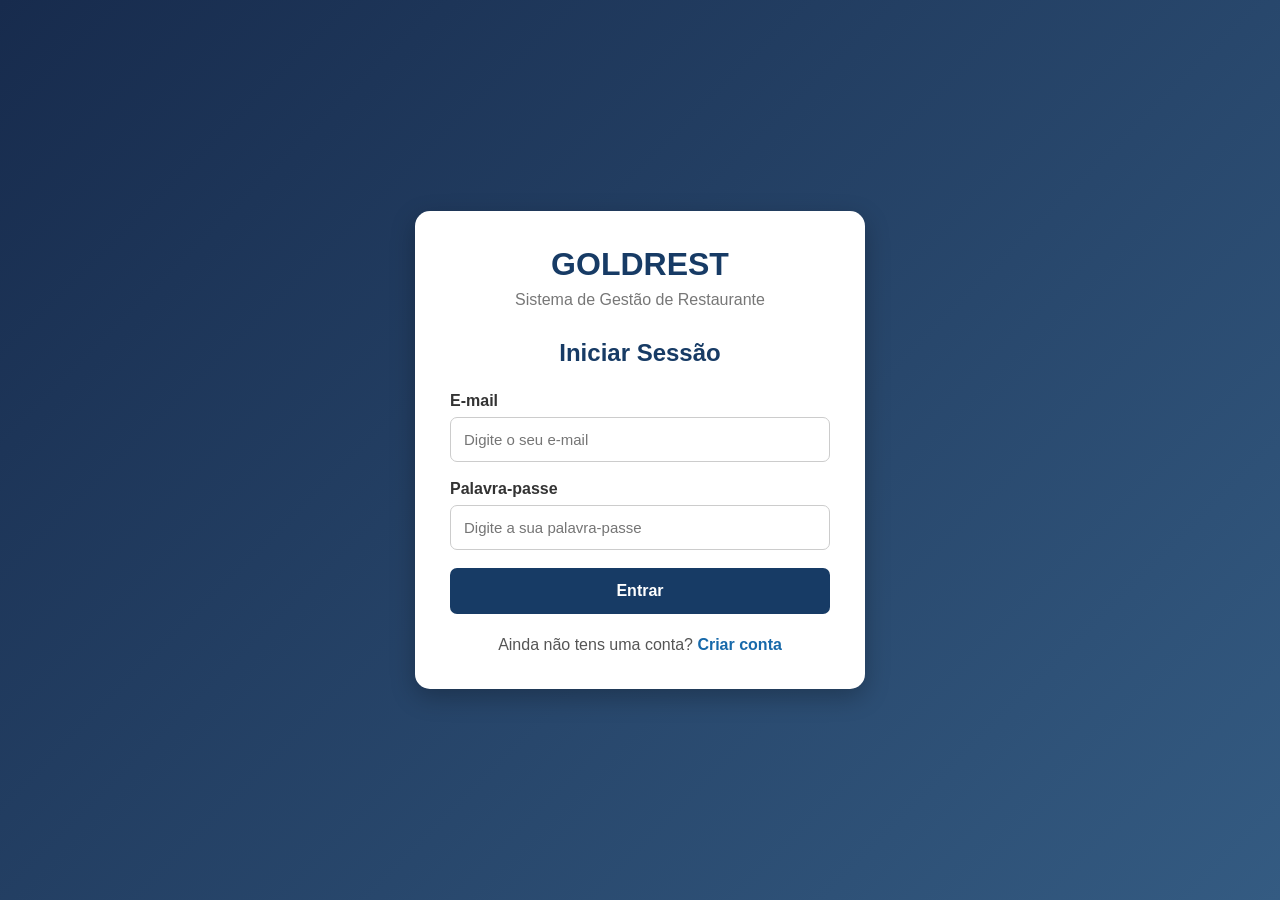
<file: index.html>
<!DOCTYPE html>
<html lang="pt">
<head>
    <meta charset="UTF-8">
    <meta name="viewport" content="width=device-width, initial-scale=1.0">
    <title>GOLDREST - Iniciar Sessão</title>
    <link rel="stylesheet" href="style.css">
</head>
<body>

    <div class="container">
        <div class="formulario">
            <h1>GOLDREST</h1>
            <p class="subtitulo">Sistema de Gestão de Restaurante</p>

            <h2>Iniciar Sessão</h2>

            <form id="formLogin">

                <label for="emailLogin">E-mail</label>
                <input type="email" id="emailLogin"
                       placeholder="Digite o seu e-mail" required>

                <label for="senhaLogin">Palavra-passe</label>
                <input type="password" id="senhaLogin"
                       placeholder="Digite a sua palavra-passe" required>

                <button type="submit">Entrar</button>

            </form>

            <p class="alternativa">
                Ainda não tens uma conta?
                <a href="cadastrar.html">Criar conta</a>
            </p>
        </div>
    </div>

    <script src="app.js"></script>
</body>
</html>
</file>
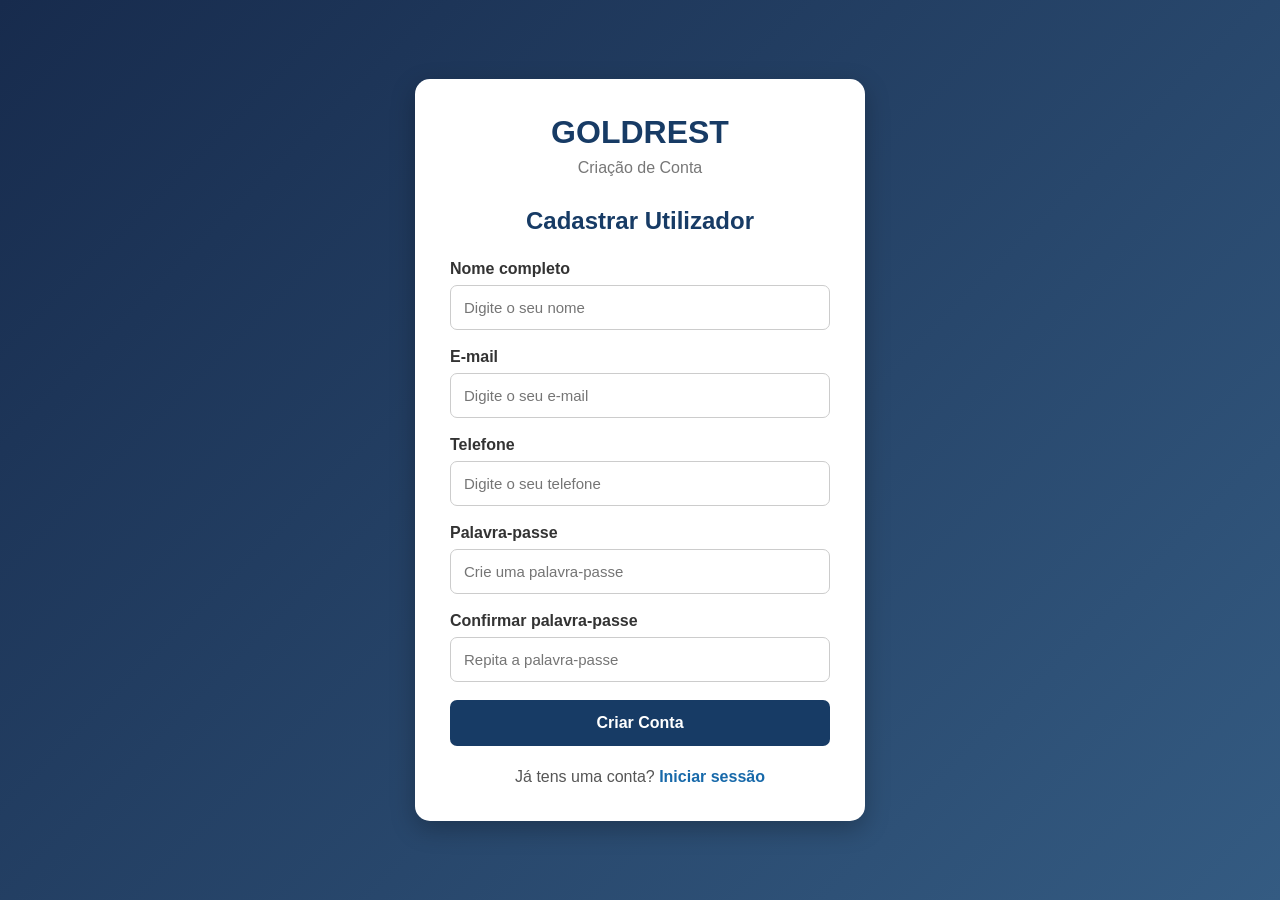
<file: cadastrar.html>
<!DOCTYPE html>
<html lang="pt">
<head>
    <meta charset="UTF-8">
    <meta name="viewport" content="width=device-width, initial-scale=1.0">
    <title>GOLDREST - Cadastro</title>
    <link rel="stylesheet" href="style.css">
</head>
<body>

    <div class="container">
        <div class="formulario">

            <h1>GOLDREST</h1>
            <p class="subtitulo">Criação de Conta</p>

            <h2>Cadastrar Utilizador</h2>

            <form id="formCadastro">

                <label for="nome">Nome completo</label>
                <input type="text" id="nome"
                       placeholder="Digite o seu nome" required>

                <label for="email">E-mail</label>
                <input type="email" id="email"
                       placeholder="Digite o seu e-mail" required>

                <label for="telefone">Telefone</label>
                <input type="tel" id="telefone"
                       placeholder="Digite o seu telefone" required>

                <label for="senha">Palavra-passe</label>
                <input type="password" id="senha"
                       placeholder="Crie uma palavra-passe"
                       minlength="6" required>

                <label for="confirmarSenha">Confirmar palavra-passe</label>
                <input type="password" id="confirmarSenha"
                       placeholder="Repita a palavra-passe" required>

                <button type="submit">Criar Conta</button>

            </form>

            <p class="alternativa">
                Já tens uma conta?
                <a href="index.html">Iniciar sessão</a>
            </p>

        </div>
    </div>

    <script src="app.js"></script>
</body>
</html>
</file>
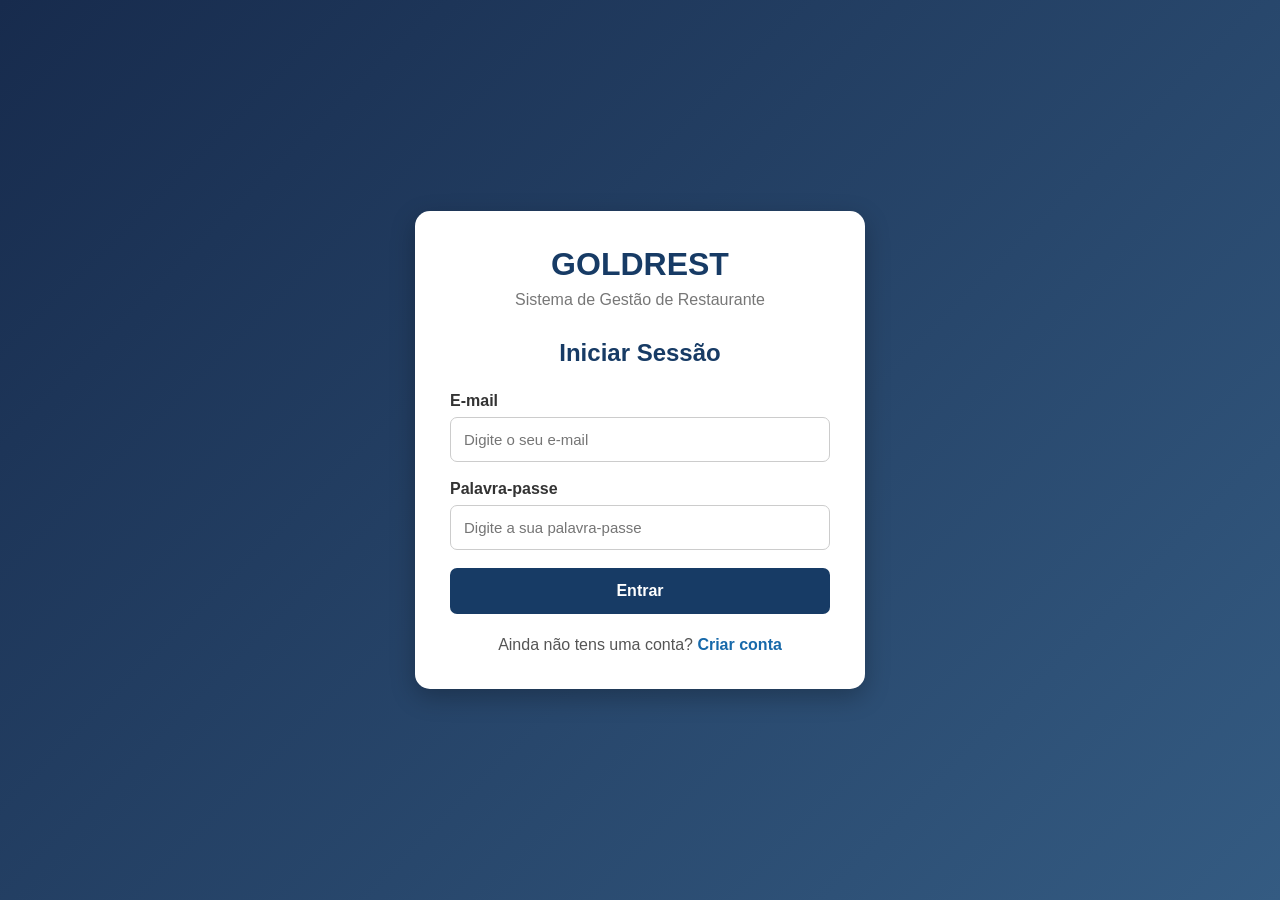
<file: definicoes.html>
<!DOCTYPE html>
<html lang="pt">
<head>
    <meta charset="UTF-8">
    <meta name="viewport" content="width=device-width, initial-scale=1.0">
    <title>GOLDREST - Definições</title>
    <link rel="stylesheet" href="style.css">
</head>

<body class="pagina-definicoes">

    <main class="conteudo-modulo">

        <!-- CABEÇALHO -->
        <header class="cabecalho-modulo">

            <div class="identidade-restaurante">

                <img
                    id="logoRestauranteMenu"
                    src=""
                    alt="Logótipo do restaurante"
                    hidden
                >

                <div>
                    <h1 id="nomeRestauranteMenu">GOLDREST</h1>
                    <h2>Definições do Sistema</h2>
                    <p>
                        Configura as informações gerais do teu restaurante.
                    </p>
                </div>

            </div>

            <a href="menu.html" class="botao-voltar">
                Voltar ao Painel
            </a>

        </header>

        <!-- FORMULÁRIO -->
        <section class="cartao-modulo-stock">

            <h2>Informações do Restaurante</h2>

            <p class="descricao-stock">
                Preenche os dados que identificam o teu estabelecimento.
            </p>

            <form id="formDefinicoes">

                <div class="campos-stock">

                    <div class="campo-stock">
                        <label for="nomeRestaurante">
                            Nome do Restaurante
                        </label>

                        <input
                            type="text"
                            id="nomeRestaurante"
                            placeholder="Ex.: GOLDREST"
                            required
                        >
                    </div>

                    <div class="campo-stock">
                        <label for="categoriaRestaurante">
                            Categoria
                        </label>

                        <select id="categoriaRestaurante" required>
                            <option value="">Seleciona uma categoria</option>
                            <option value="Tradicional">Tradicional</option>
                            <option value="Fast Food">Fast Food</option>
                            <option value="Pizzaria">Pizzaria</option>
                            <option value="Cafetaria">Cafetaria</option>
                            <option value="Pastelaria">Pastelaria</option>
                            <option value="Outro">Outro</option>
                        </select>
                    </div>

                    <div class="campo-stock">
                        <label for="telefoneRestaurante">
                            Telefone
                        </label>

                        <input
                            type="tel"
                            id="telefoneRestaurante"
                            placeholder="Ex.: 923 000 000"
                        >
                    </div>

                    <div class="campo-stock">
                        <label for="emailRestaurante">
                            E-mail
                        </label>

                        <input
                            type="email"
                            id="emailRestaurante"
                            placeholder="restaurante@email.com"
                        >
                    </div>

                    <div class="campo-stock">
                        <label for="enderecoRestaurante">
                            Endereço
                        </label>

                        <input
                            type="text"
                            id="enderecoRestaurante"
                            placeholder="Localização do restaurante"
                        >
                    </div>

                    <div class="campo-stock">
                        <label for="horarioRestaurante">
                            Horário de Funcionamento
                        </label>

                        <input
                            type="text"
                            id="horarioRestaurante"
                            placeholder="Ex.: Segunda a Sábado, 08h às 22h"
                        >
                    </div>

                    <!-- LOGÓTIPO -->
                    <div class="campo-stock campo-completo-definicoes">

                        <label for="logoRestaurante">
                            Logótipo do Restaurante
                        </label>

                        <input
                            type="file"
                            id="logoRestaurante"
                            accept="image/*"
                        >

                        <div class="visualizacao-logo">

                            <img
                                id="imagemLogoRestaurante"
                                src=""
                                alt="Pré-visualização do logótipo"
                            >

                            <p id="mensagemLogo">
                                Nenhum logótipo selecionado.
                            </p>

                        </div>

                    </div>

                    <!-- DESCRIÇÃO -->
                    <div class="campo-stock campo-completo-definicoes">

                        <label for="descricaoRestaurante">
                            Descrição
                        </label>

                        <textarea
                            id="descricaoRestaurante"
                            rows="4"
                            placeholder="Escreve uma breve descrição do restaurante..."
                        ></textarea>

                    </div>

                </div>

                <!-- BOTÕES -->
                <div class="acoes-definicoes">

                    <button type="submit" class="botao-registar-stock">
                        Guardar Definições
                    </button>

                    <button
                        type="button"
                        id="botaoLimparDefinicoes"
                        class="botao-limpar-definicoes"
                    >
                        Limpar Formulário
                    </button>

                </div>

                <p id="mensagemDefinicoes" class="mensagem-definicoes"></p>

            </form>

        </section>

        <!-- RESUMO DAS INFORMAÇÕES -->
        <section class="cartao-modulo-stock">

            <h2>Resumo das Informações</h2>

            <div class="resumo-definicoes">

                <p>
                    <strong>Restaurante:</strong>
                    <span id="resumoNome">Não configurado</span>
                </p>

                <p>
                    <strong>Categoria:</strong>
                    <span id="resumoCategoria">Não configurada</span>
                </p>

                <p>
                    <strong>Telefone:</strong>
                    <span id="resumoTelefone">Não informado</span>
                </p>

                <p>
                    <strong>E-mail:</strong>
                    <span id="resumoEmail">Não informado</span>
                </p>

                <p>
                    <strong>Endereço:</strong>
                    <span id="resumoEndereco">Não informado</span>
                </p>

                <p>
                    <strong>Horário:</strong>
                    <span id="resumoHorario">Não informado</span>
                </p>

                <p>
                    <strong>Descrição:</strong>
                    <span id="resumoDescricao">Não informada</span>
                </p>

            </div>

        </section>

        <!-- RODAPÉ -->
        <footer class="rodape-painel">

            <p id="rodapeRestaurante">
                GOLDREST © 2026 - Sistema de Gestão de Restaurante
            </p>

        </footer>

    </main>

    <script src="app.js"></script>

    <!-- CARREGAR IDENTIDADE DO RESTAURANTE -->
    <script>
        try {

            const definicoes = lerObjetoDados("definicoesRestaurante");

            if (definicoes) {

                if (definicoes.nome) {

                    document.getElementById("nomeRestauranteMenu").textContent =
                        definicoes.nome;

                    document.title =
                        definicoes.nome + " - Definições";

                    document.getElementById("rodapeRestaurante").textContent =
                        definicoes.nome +
                        " © 2026 - Sistema de Gestão de Restaurante";
                }

                if (definicoes.logo) {

                    const logo =
                        document.getElementById("logoRestauranteMenu");

                    logo.src = definicoes.logo;
                    logo.hidden = false;
                }

            }

        } catch (erro) {

            console.log(
                "Não foi possível carregar as definições do restaurante."
            );

        }
    </script>

</body>
</html>
</file>
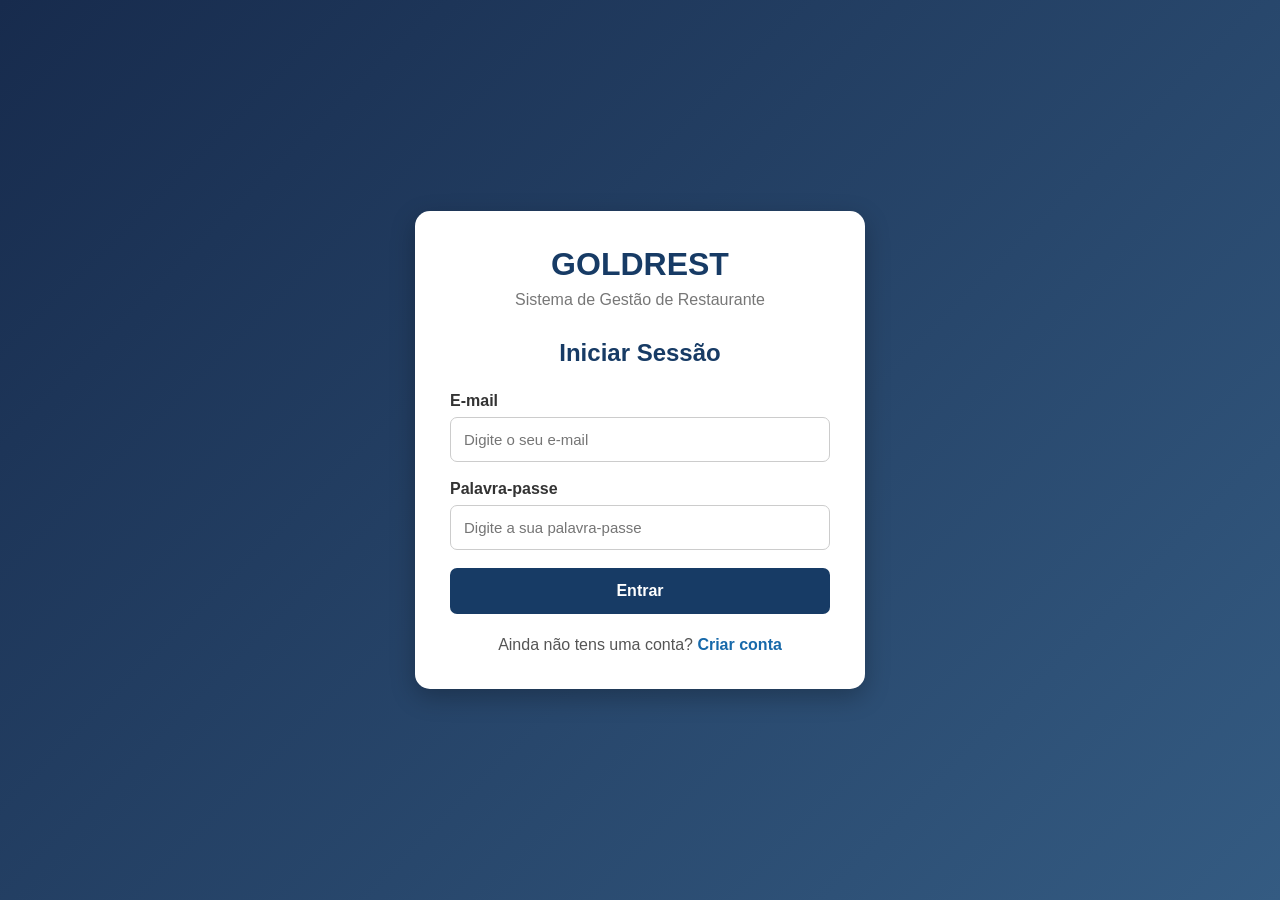
<file: funcionarios.html>
<!DOCTYPE html>
<html lang="pt">
<head>
    <meta charset="UTF-8">
    <meta name="viewport" content="width=device-width, initial-scale=1.0">
    <title>GOLDREST - Gestão de Funcionários</title>
    <link rel="stylesheet" href="style.css">
</head>

<body class="pagina-funcionarios">

    <main class="conteudo-modulo">

        <!-- CABEÇALHO -->
        <header class="cabecalho-modulo">

            <div class="identidade-restaurante">

                <img
                    id="logoRestauranteMenu"
                    src=""
                    alt="Logótipo do restaurante"
                    hidden
                >

                <div>
                    <h1 id="nomeRestauranteMenu">GOLDREST</h1>
                    <h2>Gestão de Funcionários</h2>
                    <p>
                        Regista e organiza os funcionários do restaurante.
                    </p>
                </div>

            </div>

            <a href="menu.html" class="botao-voltar">
                Voltar ao Painel
            </a>

        </header>

        <!-- RESUMO -->
        <section class="estatisticas-stock">

            <div class="cartao-stock">
                <span>Total de funcionários</span>
                <h2 id="totalFuncionarios">0</h2>
            </div>

            <div class="cartao-stock">
                <span>Funcionários ativos</span>
                <h2 id="funcionariosAtivos">0</h2>
            </div>

            <div class="cartao-stock">
                <span>Funcionários inativos</span>
                <h2 id="funcionariosInativos">0</h2>
            </div>

        </section>

        <!-- FORMULÁRIO -->
        <section class="cartao-modulo-stock">

            <h2 id="tituloFormularioFuncionario">
                Cadastrar Funcionário
            </h2>

            <p class="descricao-stock">
                Preenche os dados para registar um funcionário.
            </p>

            <form id="formFuncionario">

                <input type="hidden" id="idFuncionario">

                <div class="campos-stock">

                    <div class="campo-stock">
                        <label for="nomeFuncionario">
                            Nome completo
                        </label>

                        <input
                            type="text"
                            id="nomeFuncionario"
                            placeholder="Nome do funcionário"
                            maxlength="100"
                            required
                        >
                    </div>

                    <div class="campo-stock">
                        <label for="cargoFuncionario">Cargo</label>

                        <select id="cargoFuncionario" required>
                            <option value="">Selecionar cargo</option>
                            <option value="Gerente">Gerente</option>
                            <option value="Cozinheiro">Cozinheiro</option>
                            <option value="Auxiliar de cozinha">Auxiliar de cozinha</option>
                            <option value="Empregado de mesa">Empregado de mesa</option>
                            <option value="Caixa">Caixa</option>
                            <option value="Rececionista">Rececionista</option>
                            <option value="Limpeza">Limpeza</option>
                            <option value="Outro">Outro</option>
                        </select>
                    </div>

                    <div class="campo-stock">
                        <label for="telefoneFuncionario">Telefone</label>

                        <input
                            type="tel"
                            id="telefoneFuncionario"
                            placeholder="Ex.: 923000000"
                            maxlength="20"
                            required
                        >
                    </div>

                    <div class="campo-stock">
                        <label for="emailFuncionario">E-mail</label>

                        <input
                            type="email"
                            id="emailFuncionario"
                            placeholder="funcionario@email.com"
                            maxlength="100"
                        >
                    </div>

                    <div class="campo-stock">
                        <label for="estadoFuncionario">Estado</label>

                        <select id="estadoFuncionario" required>
                            <option value="Ativo">Ativo</option>
                            <option value="Inativo">Inativo</option>
                        </select>
                    </div>

                </div>

                <button
                    type="submit"
                    class="botao-registar-stock"
                    id="botaoGuardarFuncionario"
                >
                    Cadastrar Funcionário
                </button>

                <button
                    type="button"
                    class="botao-cancelar-funcionario"
                    id="botaoCancelarEdicao"
                    hidden
                >
                    Cancelar Edição
                </button>

            </form>

        </section>

        <!-- LISTA DE FUNCIONÁRIOS -->
        <section class="cartao-modulo-stock">

            <div class="titulo-lista-stock">

                <div>
                    <h2>Funcionários Registados</h2>

                    <p class="descricao-stock">
                        Consulta, pesquisa e gere os funcionários.
                    </p>
                </div>

                <input
                    type="search"
                    id="pesquisaFuncionarios"
                    placeholder="Pesquisar funcionário..."
                >

            </div>

            <div class="tabela-responsiva">

                <table class="tabela-stock">

                    <thead>
                        <tr>
                            <th>Nome</th>
                            <th>Cargo</th>
                            <th>Telefone</th>
                            <th>E-mail</th>
                            <th>Estado</th>
                            <th>Ações</th>
                        </tr>
                    </thead>

                    <tbody id="listaFuncionarios">
                        <tr>
                            <td colspan="6">
                                Nenhum funcionário registado.
                            </td>
                        </tr>
                    </tbody>

                </table>

            </div>

        </section>

        <!-- RODAPÉ -->
        <footer class="rodape-painel">
            <p id="rodapeRestaurante">
                GOLDREST © 2026 - Sistema de Gestão de Restaurante
            </p>
        </footer>

    </main>

    <script src="app.js"></script>

    <!-- IDENTIDADE DO RESTAURANTE -->
    <script>
        try {

            const definicoes = lerObjetoDados("definicoesRestaurante");

            if (definicoes) {

                if (definicoes.nome) {

                    document.getElementById("nomeRestauranteMenu").textContent =
                        definicoes.nome;

                    document.title =
                        definicoes.nome + " - Gestão de Funcionários";

                    document.getElementById("rodapeRestaurante").textContent =
                        definicoes.nome +
                        " © 2026 - Sistema de Gestão de Restaurante";
                }

                if (definicoes.logo) {

                    const logo =
                        document.getElementById("logoRestauranteMenu");

                    logo.src = definicoes.logo;
                    logo.hidden = false;
                }

            }

        } catch (erro) {

            console.log(
                "Não foi possível carregar as definições do restaurante."
            );

        }
    </script>

</body>
</html>
</file>
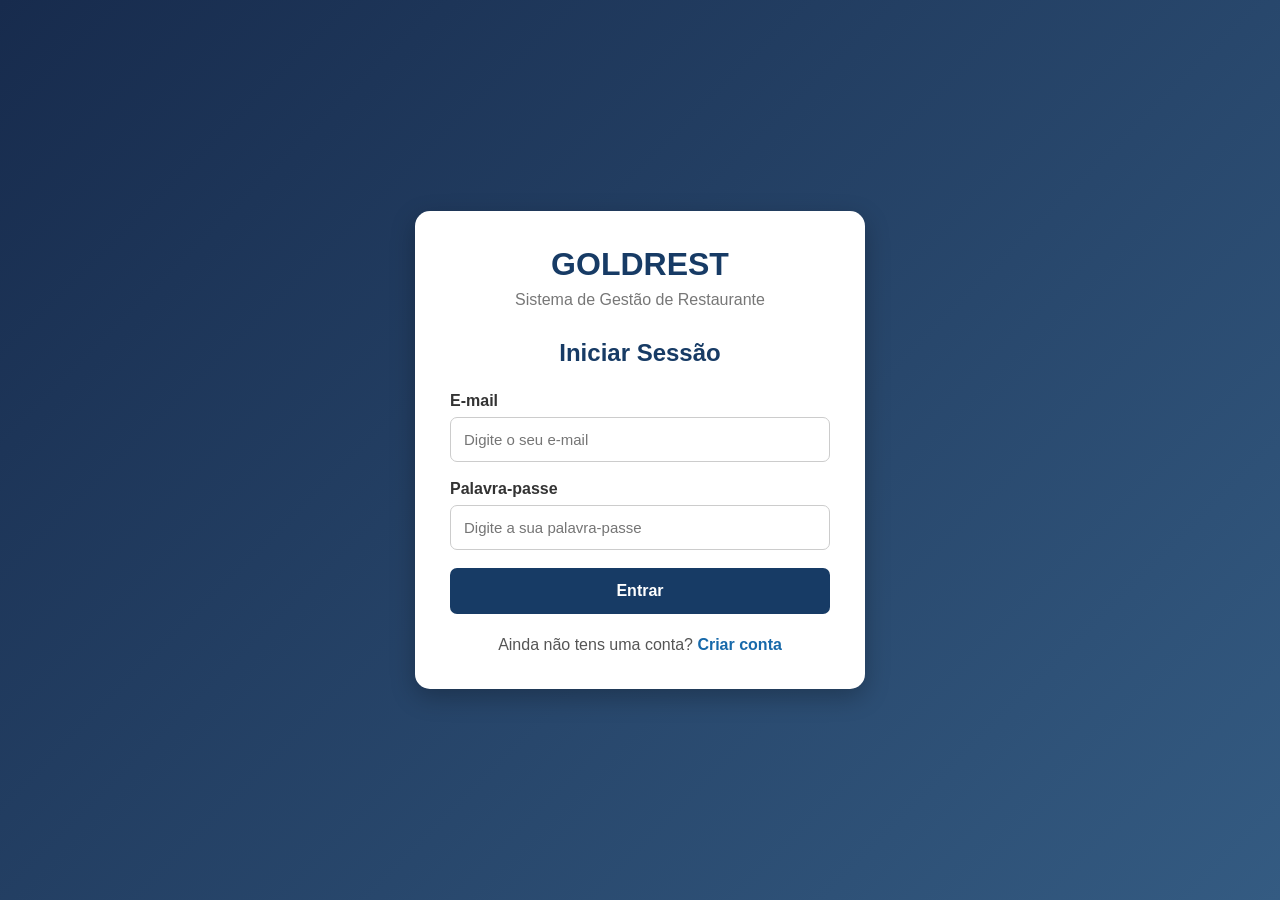
<file: menu.html>
<!DOCTYPE html>
<html lang="pt">
<head>
    <meta charset="UTF-8">
    <meta name="viewport" content="width=device-width, initial-scale=1.0">
    <title>GOLDREST - Painel Principal</title>
    <link rel="stylesheet" href="style.css">
</head>

<body class="pagina-painel">

    <!-- MENU LATERAL -->
    <aside class="menu-lateral">

        <div class="logo">

            <img
                id="logoPainel"
                src=""
                alt="Logótipo do restaurante"
                style="display:none; width:65px; height:65px; object-fit:contain; border-radius:50%; margin-bottom:10px;"
            >

            <h2 id="nomeRestaurantePainel">GOLDREST</h2>

            <p>Gestão de Restaurante</p>

        </div>

        <nav>

            <a href="menu.html" class="ativo">⌂ Início</a>

            <a href="produtos.html">▣ Produtos</a>

            <a href="mesas.html">▦ Mesas</a>

            <a href="pedidos.html">☷ Pedidos</a>

            <a href="vendas.html">▤ Vendas</a>

            <a href="stock.html">▣ Stock</a>

            <a href="funcionarios.html">♙ Funcionários</a>

            <a href="relatorios.html">▥ Relatórios</a>

            <a href="definicoes.html">⚙ Definições</a>

        </nav>

        <button class="botao-sair" onclick="terminarSessao()">
            Terminar Sessão
        </button>

    </aside>


    <!-- CONTEÚDO PRINCIPAL -->
    <main class="conteudo-painel">


        <!-- CABEÇALHO -->
        <header class="cabecalho-painel">

            <div>

                <h1>Painel Principal</h1>

                <p id="subtituloPainel">
                    Bem-vindo ao sistema de gestão do restaurante.
                </p>

            </div>

            <div class="perfil-utilizador">

                <span class="icone-perfil">♙</span>

                <div>

                    <strong id="nomeUtilizador">Utilizador</strong>

                    <small>Administrador</small>

                </div>

            </div>

        </header>


        <!-- MENSAGEM DE BOAS-VINDAS -->
        <section class="mensagem-boas-vindas">

            <h2 id="mensagemBoasVindas">
                Bem-vindo ao GOLDREST!
            </h2>

            <p>
                Aqui podes acompanhar e controlar as principais
                atividades do teu restaurante.
            </p>

        </section>


        <!-- ESTATÍSTICAS -->
        <section class="estatisticas">

            <div class="cartao-estatistica">

                <span class="icone-cartao">▣</span>

                <h3>Produtos</h3>

                <p id="totalProdutos">0</p>

                <small>Produtos cadastrados</small>

            </div>


            <div class="cartao-estatistica">

                <span class="icone-cartao">▦</span>

                <h3>Mesas</h3>

                <p id="totalMesas">0</p>

                <small>Mesas registadas</small>

            </div>


            <div class="cartao-estatistica">

                <span class="icone-cartao">☷</span>

                <h3>Pedidos</h3>

                <p id="totalPedidos">0</p>

                <small>Pedidos registados</small>

            </div>


            <div class="cartao-estatistica">

                <span class="icone-cartao">▤</span>

                <h3>Vendas</h3>

                <p id="totalVendas">0</p>

                <small>Vendas realizadas</small>

            </div>

        </section>


        <!-- ACESSO RÁPIDO -->
        <section class="secao-atalhos">

            <h2>Acesso rápido</h2>

            <div class="grelha-atalhos">


                <a href="produtos.html" class="atalho">

                    <span>▣</span>

                    <h3>Gerir Produtos</h3>

                    <p>Cadastrar e organizar produtos.</p>

                </a>


                <a href="mesas.html" class="atalho">

                    <span>▦</span>

                    <h3>Gerir Mesas</h3>

                    <p>Controlar mesas livres e ocupadas.</p>

                </a>


                <a href="pedidos.html" class="atalho">

                    <span>☷</span>

                    <h3>Registar Pedidos</h3>

                    <p>Registar e acompanhar pedidos.</p>

                </a>


                <a href="vendas.html" class="atalho">

                    <span>▤</span>

                    <h3>Consultar Vendas</h3>

                    <p>Acompanhar as vendas realizadas.</p>

                </a>


                <a href="stock.html" class="atalho">

                    <span>▣</span>

                    <h3>Controlar Stock</h3>

                    <p>Controlar produtos disponíveis.</p>

                </a>


                <a href="funcionarios.html" class="atalho">

                    <span>♙</span>

                    <h3>Gerir Funcionários</h3>

                    <p>Cadastrar e organizar funcionários.</p>

                </a>


                <a href="relatorios.html" class="atalho">

                    <span>▥</span>

                    <h3>Relatórios</h3>

                    <p>Consultar os resultados do restaurante.</p>

                </a>


                <a href="definicoes.html" class="atalho">

                    <span>⚙</span>

                    <h3>Definições</h3>

                    <p>Configurar informações do restaurante.</p>

                </a>


            </div>

        </section>


        <!-- RODAPÉ -->
        <footer class="rodape-painel">

            <span id="rodapeRestaurante">
                GOLDREST © 2026 - Sistema de Gestão de Restaurante
            </span>

        </footer>

    </main>


    <!-- JAVASCRIPT -->
    <script src="app.js"></script>


    <!-- CARREGAR DEFINIÇÕES DO RESTAURANTE -->
    <script>

        document.addEventListener("DOMContentLoaded", function () {

            const dados = lerObjetoDados("definicoesRestaurante");

            const nome = dados.nome || "GOLDREST";

            document.getElementById("nomeRestaurantePainel").textContent = nome;

            document.getElementById("mensagemBoasVindas").textContent =
                "Bem-vindo ao " + nome + "!";

            document.getElementById("rodapeRestaurante").textContent =
                nome + " © 2026 - Sistema de Gestão de Restaurante";

            document.getElementById("subtituloPainel").textContent =
                dados.descricao || "Bem-vindo ao sistema de gestão do restaurante.";

            if (dados.logo) {

                const imagem = document.getElementById("logoPainel");

                imagem.src = dados.logo;

                imagem.style.display = "block";

            }

            document.title = nome + " - Painel Principal";

        });

    </script>

</body>
</html>
</file>
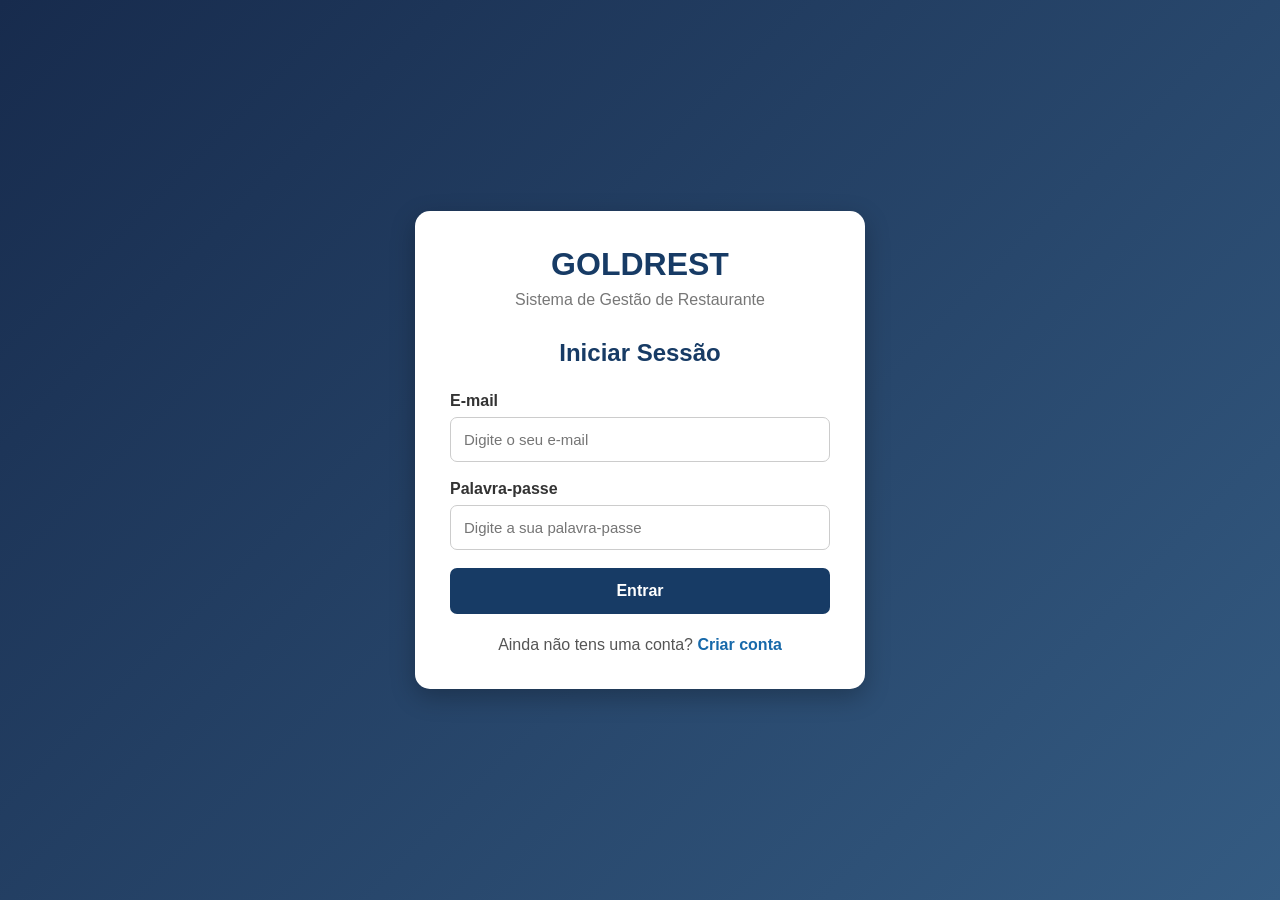
<file: mesas.html>
<!DOCTYPE html>
<html lang="pt">
<head>
    <meta charset="UTF-8">
    <meta name="viewport" content="width=device-width, initial-scale=1.0">
    <title>GOLDREST - Gestão de Mesas</title>
    <link rel="stylesheet" href="style.css">
</head>

<body>

    <div class="pagina-mesas">

        <!-- CABEÇALHO -->
        <header class="cabecalho-mesas">

            <div class="identidade-restaurante">
                <img
                    id="logoRestauranteMenu"
                    src=""
                    alt="Logótipo do restaurante"
                    hidden
                >

                <div>
                    <h1 id="nomeRestauranteMenu">GOLDREST</h1>
                    <h2>Gestão de Mesas</h2>
                    <p>Cadastre e organize as mesas do restaurante.</p>
                </div>
            </div>

            <a href="menu.html" class="botao-voltar">
                Voltar ao Painel
            </a>

        </header>

        <!-- RESUMO DAS MESAS -->
        <section class="resumo-mesas">

            <div class="cartao-mesa-resumo">
                <h3>Total de Mesas</h3>
                <p id="totalMesas">0</p>
            </div>

            <div class="cartao-mesa-resumo">
                <h3>Mesas Livres</h3>
                <p id="mesasLivres">0</p>
            </div>

            <div class="cartao-mesa-resumo">
                <h3>Mesas Ocupadas</h3>
                <p id="mesasOcupadas">0</p>
            </div>

        </section>

        <!-- ÁREA DE GESTÃO -->
        <section class="area-gestao-mesas">

            <!-- FORMULÁRIO -->
            <div class="formulario-mesas">

                <h2 id="tituloFormularioMesa">
                    Cadastrar Mesa
                </h2>

                <form id="formMesa">

                    <input type="hidden" id="idMesa">

                    <div class="campo-mesa">
                        <label for="numeroMesa">
                            Número da Mesa
                        </label>

                        <input
                            type="number"
                            id="numeroMesa"
                            min="1"
                            placeholder="Ex.: 1"
                            required
                        >
                    </div>

                    <div class="campo-mesa">
                        <label for="capacidadeMesa">
                            Capacidade de Pessoas
                        </label>

                        <input
                            type="number"
                            id="capacidadeMesa"
                            min="1"
                            placeholder="Ex.: 4"
                            required
                        >
                    </div>

                    <div class="campo-mesa">
                        <label for="estadoMesa">
                            Estado da Mesa
                        </label>

                        <select id="estadoMesa" required>
                            <option value="Livre">Livre</option>
                            <option value="Ocupada">Ocupada</option>
                        </select>
                    </div>

                    <div class="botoes-mesa">

                        <button type="submit" id="botaoGuardarMesa">
                            Guardar Mesa
                        </button>

                        <button
                            type="button"
                            id="botaoCancelarMesa"
                            hidden
                        >
                            Cancelar Edição
                        </button>

                    </div>

                </form>

            </div>

            <!-- LISTA DE MESAS -->
            <div class="lista-mesas">

                <div class="titulo-lista-mesas">

                    <h2>Mesas Cadastradas</h2>

                    <input
                        type="search"
                        id="pesquisaMesa"
                        placeholder="Pesquisar mesa..."
                    >

                </div>

                <div class="tabela-responsiva">

                    <table class="tabela-mesas">

                        <thead>
                            <tr>
                                <th>Número</th>
                                <th>Capacidade</th>
                                <th>Estado</th>
                                <th>Ações</th>
                            </tr>
                        </thead>

                        <tbody id="listaMesas">
                            <!-- As mesas aparecem aqui pelo JavaScript -->
                        </tbody>

                    </table>

                </div>

                <p id="mensagemMesas" class="mensagem-mesas">
                    Ainda não existem mesas cadastradas.
                </p>

            </div>

        </section>

        <!-- RODAPÉ -->
        <footer class="rodape-mesas">
            <p id="rodapeRestaurante">
                GOLDREST - Sistema de Gestão de Restaurante
            </p>
        </footer>

    </div>

    <script src="app.js"></script>

    <!-- CARREGAR IDENTIDADE DO RESTAURANTE -->
    <script>
        try {
            const definicoes = lerObjetoDados("definicoesRestaurante");

            if (definicoes) {

                if (definicoes.nome) {
                    document.getElementById("nomeRestauranteMenu").textContent =
                        definicoes.nome;

                    document.title =
                        definicoes.nome + " - Gestão de Mesas";
                }

                if (definicoes.logo) {
                    const logo = document.getElementById("logoRestauranteMenu");

                    logo.src = definicoes.logo;
                    logo.hidden = false;
                }

                if (definicoes.nome) {
                    document.getElementById("rodapeRestaurante").textContent =
                        definicoes.nome + " - Sistema de Gestão de Restaurante";
                }
            }
        } catch (erro) {
            console.log("Não foi possível carregar as definições do restaurante.");
        }
    </script>

</body>
</html>
</file>
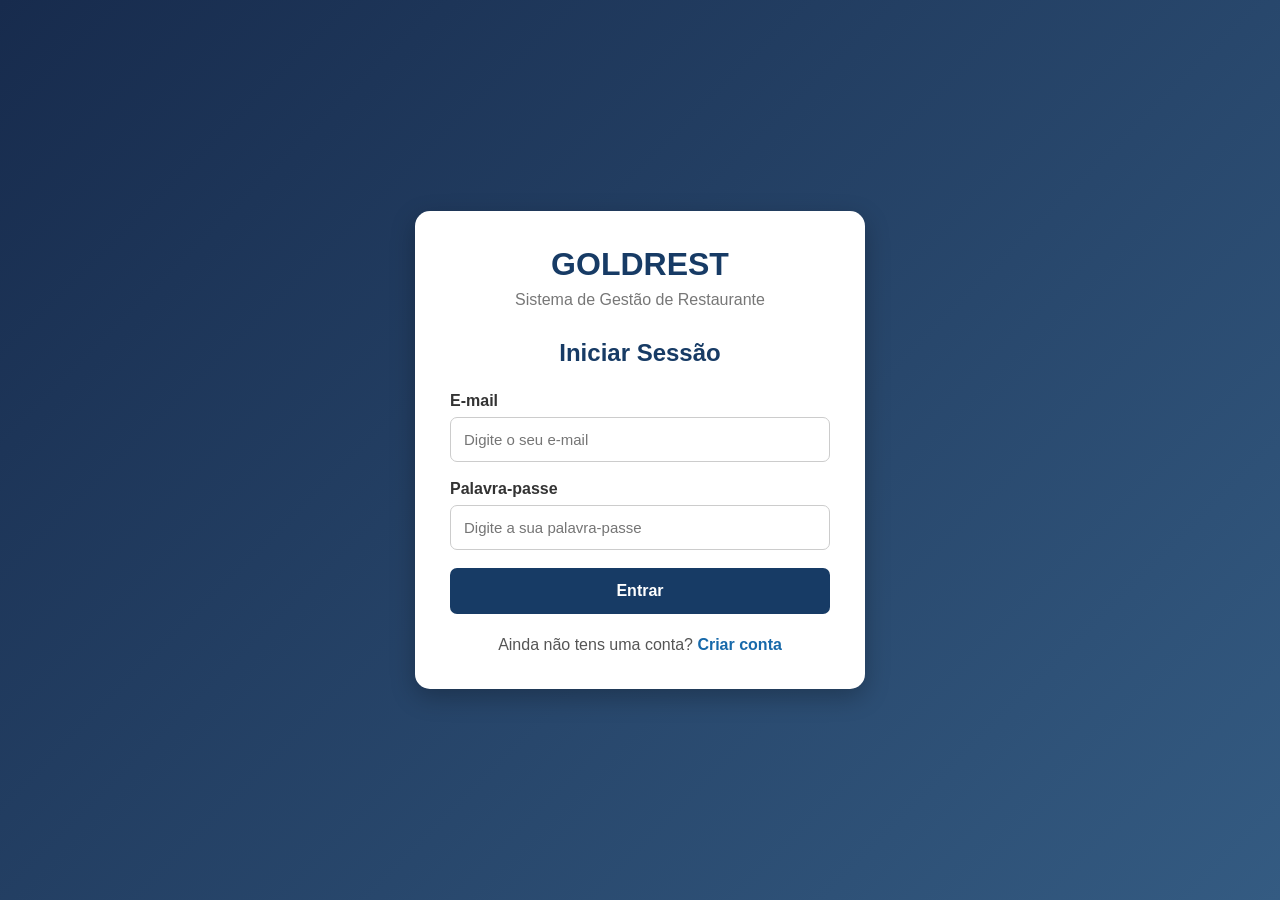
<file: pedidos.html>
<!DOCTYPE html>
<html lang="pt">
<head>
    <meta charset="UTF-8">
    <meta name="viewport" content="width=device-width, initial-scale=1.0">
    <title>GOLDREST - Gestão de Pedidos</title>
    <link rel="stylesheet" href="style.css">
</head>

<body>

    <div class="pagina-pedidos">

        <!-- CABEÇALHO -->
        <header class="cabecalho-pedidos">

            <div class="identidade-restaurante">

                <img
                    id="logoRestauranteMenu"
                    src=""
                    alt="Logótipo do restaurante"
                    hidden
                >

                <div>
                    <h1 id="nomeRestauranteMenu">GOLDREST</h1>
                    <h2>Gestão de Pedidos</h2>
                    <p>Registe e acompanhe os pedidos dos clientes.</p>
                </div>

            </div>

            <a href="menu.html" class="botao-voltar-pedidos">
                Voltar ao Painel
            </a>

        </header>

        <!-- FORMULÁRIO DO PEDIDO -->
        <section class="area-novo-pedido">

            <h2>Registar Novo Pedido</h2>

            <div class="dados-pedido">

                <div class="campo-pedido">

                    <label for="clientePedido">
                        Nome do Cliente
                    </label>

                    <input
                        type="text"
                        id="clientePedido"
                        placeholder="Nome completo do cliente"
                        maxlength="80"
                        required
                    >

                </div>

                <div class="campo-pedido">

                    <label for="mesaPedido">
                        Selecionar Mesa
                    </label>

                    <select id="mesaPedido" required>
                        <option value="">
                            Escolha uma mesa livre
                        </option>
                    </select>

                </div>

                <div class="campo-pedido">

                    <label for="produtoPedido">
                        Selecionar Produto
                    </label>

                    <select id="produtoPedido">
                        <option value="">
                            Escolha um produto
                        </option>
                    </select>

                </div>

                <div class="campo-pedido">

                    <label for="quantidadePedido">
                        Quantidade
                    </label>

                    <input
                        type="number"
                        id="quantidadePedido"
                        min="1"
                        value="1"
                    >

                </div>

                <button type="button" id="botaoAdicionarItem">
                    Adicionar Produto
                </button>

            </div>

            <!-- PRODUTOS ADICIONADOS -->
            <h3>Produtos do Pedido</h3>

            <div class="tabela-responsiva">

                <table class="tabela-pedidos">

                    <thead>
                        <tr>
                            <th>Produto</th>
                            <th>Preço</th>
                            <th>Quantidade</th>
                            <th>Subtotal</th>
                            <th>Ação</th>
                        </tr>
                    </thead>

                    <tbody id="itensPedido">
                        <!-- Produtos adicionados aparecem aqui -->
                    </tbody>

                </table>

            </div>

            <!-- TOTAL -->
            <div class="total-pedido">

                <span>Total do Pedido:</span>

                <strong id="valorTotalPedido">
                    0,00 Kz
                </strong>

            </div>

            <button type="button" id="botaoGuardarPedido">
                Guardar Pedido
            </button>

            <p id="mensagemNovoPedido" class="mensagem-pedido"></p>

        </section>

        <!-- LISTA DE PEDIDOS -->
        <section class="area-lista-pedidos">

            <h2>Pedidos Registados</h2>

            <div class="tabela-responsiva">

                <table class="tabela-pedidos">

                    <thead>
                        <tr>
                            <th>N.º Pedido</th>
                            <th>Cliente</th>
                            <th>Mesa</th>
                            <th>Produtos</th>
                            <th>Total</th>
                            <th>Estado</th>
                            <th>Ações</th>
                        </tr>
                    </thead>

                    <tbody id="listaPedidos">
                        <!-- Pedidos aparecem aqui -->
                    </tbody>

                </table>

            </div>

            <p id="mensagemListaPedidos" class="mensagem-pedido">
                Ainda não existem pedidos registados.
            </p>

        </section>

        <!-- RODAPÉ -->
        <footer class="rodape-pedidos">
            <p id="rodapeRestaurante">
                GOLDREST - Sistema de Gestão de Restaurante
            </p>
        </footer>

    </div>

    <script src="app.js"></script>

    <!-- IDENTIDADE DO RESTAURANTE -->
    <script>
        try {

            const definicoes = lerObjetoDados("definicoesRestaurante");

            if (definicoes) {

                if (definicoes.nome) {

                    document.getElementById("nomeRestauranteMenu").textContent =
                        definicoes.nome;

                    document.title =
                        definicoes.nome + " - Gestão de Pedidos";

                    document.getElementById("rodapeRestaurante").textContent =
                        definicoes.nome +
                        " - Sistema de Gestão de Restaurante";
                }

                if (definicoes.logo) {

                    const logo =
                        document.getElementById("logoRestauranteMenu");

                    logo.src = definicoes.logo;
                    logo.hidden = false;
                }

            }

        } catch (erro) {

            console.log(
                "Não foi possível carregar as definições do restaurante."
            );

        }
    </script>

</body>
</html>
</file>
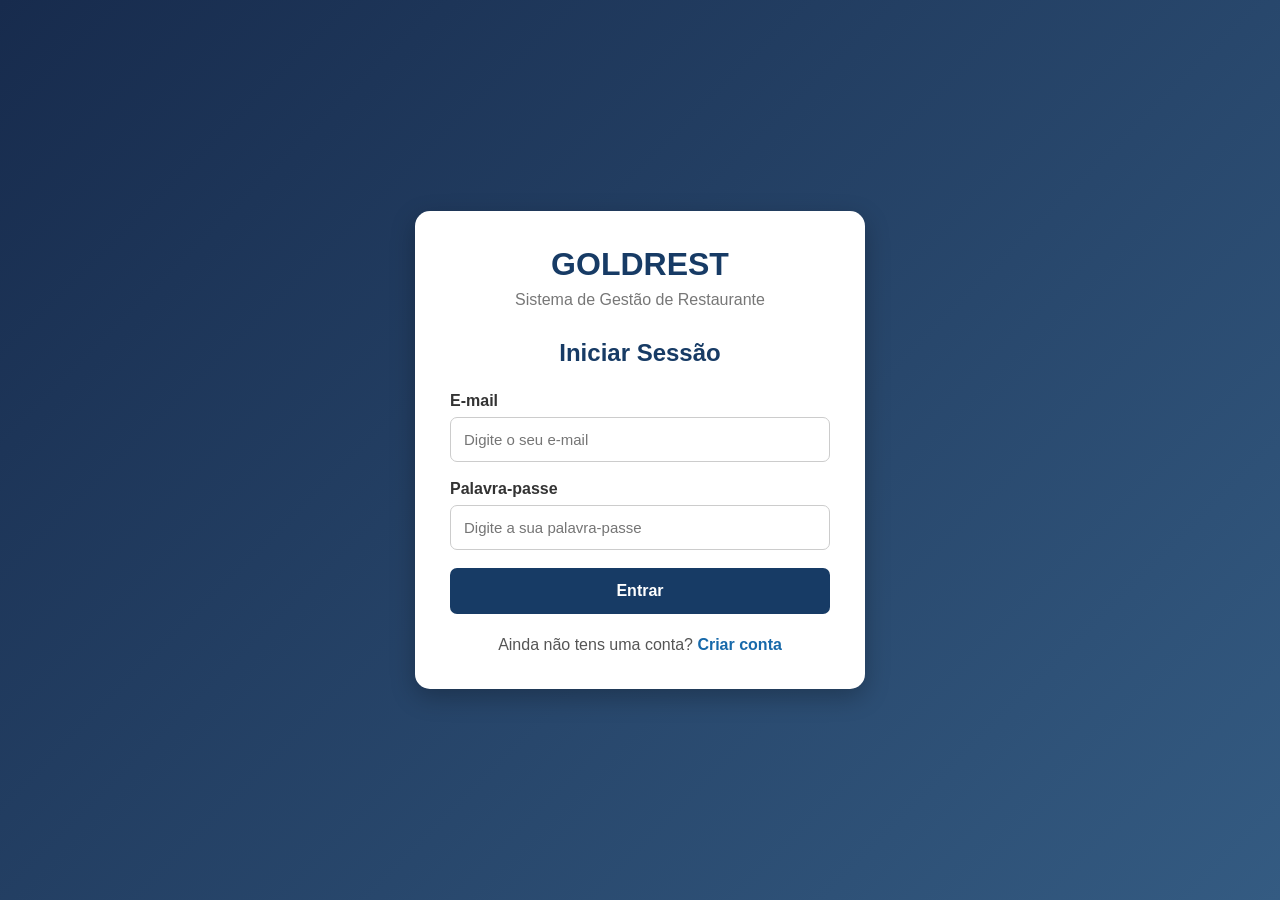
<file: produtos.html>
<!DOCTYPE html>
<html lang="pt">
<head>
    <meta charset="UTF-8">
    <meta name="viewport" content="width=device-width, initial-scale=1.0">
    <title>GOLDREST - Produtos</title>
    <link rel="stylesheet" href="style.css">
</head>

<body class="pagina-painel">

    <!-- MENU LATERAL -->
    <aside class="menu-lateral">

        <div class="logo">

            <img
                id="logoRestauranteMenu"
                src=""
                alt="Logótipo do restaurante"
                style="display:none; width:65px; height:65px; object-fit:contain; border-radius:50%; margin-bottom:10px;"
            >

            <h2 id="nomeRestauranteMenu">GOLDREST</h2>

            <p>Gestão de Restaurante</p>

        </div>

        <nav>

            <a href="menu.html">⌂ Início</a>
            <a href="produtos.html" class="ativo">▣ Produtos</a>
            <a href="mesas.html">▦ Mesas</a>
            <a href="pedidos.html">☷ Pedidos</a>
            <a href="vendas.html">▤ Vendas</a>
            <a href="stock.html">▣ Stock</a>
            <a href="funcionarios.html">♙ Funcionários</a>
            <a href="relatorios.html">▥ Relatórios</a>
            <a href="definicoes.html">⚙ Definições</a>

        </nav>

        <button class="botao-sair" onclick="terminarSessao()">
            Terminar Sessão
        </button>

    </aside>


    <!-- CONTEÚDO PRINCIPAL -->
    <main class="conteudo-painel">


        <!-- CABEÇALHO -->
        <header class="cabecalho-painel">

            <div>

                <h1>Gestão de Produtos</h1>

                <p>
                    Cadastre e organize os produtos do restaurante.
                </p>

            </div>

            <div class="perfil-utilizador">

                <span class="icone-perfil">♙</span>

                <div>

                    <strong id="nomeUtilizador">Utilizador</strong>

                    <small>Administrador</small>

                </div>

            </div>

        </header>


        <!-- CADASTRO DE PRODUTOS -->
        <section class="area-produtos">

            <div class="cabecalho-secao">

                <div>

                    <h2>Adicionar Produto</h2>

                    <p>Preencha os dados do produto.</p>

                </div>

            </div>


            <form id="formProduto" class="form-produto">

                <input type="hidden" id="produtoId">


                <div class="campos-produto">


                    <div class="campo">

                        <label for="nomeProduto">
                            Nome do produto
                        </label>

                        <input
                            type="text"
                            id="nomeProduto"
                            placeholder="Ex.: Hambúrguer"
                            required
                        >

                    </div>


                    <div class="campo">

                        <label for="categoriaProduto">
                            Categoria
                        </label>

                        <select id="categoriaProduto" required>

                            <option value="">
                                Selecionar categoria
                            </option>

                            <option value="Comidas">Comidas</option>

                            <option value="Bebidas">Bebidas</option>

                            <option value="Sobremesas">Sobremesas</option>

                            <option value="Entradas">Entradas</option>

                            <option value="Outros">Outros</option>

                        </select>

                    </div>


                    <div class="campo">

                        <label for="precoProduto">
                            Preço (Kz)
                        </label>

                        <input
                            type="number"
                            id="precoProduto"
                            placeholder="Ex.: 3500"
                            min="0.01"
                            step="0.01"
                            required
                        >

                    </div>


                    <div class="campo">

                        <label for="quantidadeProduto">
                            Quantidade em stock
                        </label>

                        <input
                            type="number"
                            id="quantidadeProduto"
                            placeholder="Ex.: 20"
                            min="0"
                            step="1"
                            required
                        >

                    </div>


                    <div class="campo campo-completo">

                        <label for="descricaoProduto">
                            Descrição
                        </label>

                        <textarea
                            id="descricaoProduto"
                            placeholder="Descreva o produto..."
                        ></textarea>

                    </div>


                    <div class="campo campo-completo">

                        <label for="imagemProduto">
                            Imagem do produto
                        </label>

                        <input
                            type="file"
                            id="imagemProduto"
                            accept="image/*"
                        >

                        <img
                            id="previsualizacaoImagem"
                            class="previsualizacao-imagem"
                            alt="Pré-visualização do produto"
                            hidden
                        >

                    </div>

                </div>


                <!-- BOTÕES -->
                <div class="botoes-formulario">

                    <button type="submit" id="botaoGuardar">
                        Guardar Produto
                    </button>

                    <button
                        type="button"
                        class="botao-cancelar"
                        id="botaoCancelar"
                        hidden
                    >
                        Cancelar Edição
                    </button>

                </div>

            </form>

        </section>


        <!-- LISTA DE PRODUTOS -->
        <section class="area-lista-produtos">

            <div class="cabecalho-secao">

                <div>

                    <h2>Produtos Cadastrados</h2>

                    <p id="quantidadeRegistos">
                        Total: 0 produtos
                    </p>

                </div>


                <input
                    type="search"
                    id="pesquisaProduto"
                    class="pesquisa-produto"
                    placeholder="Pesquisar produto..."
                >

            </div>


            <!-- TABELA -->
            <div class="tabela-responsiva">

                <table class="tabela-produtos">

                    <thead>

                        <tr>

                            <th>Imagem</th>
                            <th>Produto</th>
                            <th>Categoria</th>
                            <th>Preço</th>
                            <th>Stock</th>
                            <th>Ações</th>

                        </tr>

                    </thead>


                    <tbody id="listaProdutos">

                    </tbody>

                </table>

            </div>


            <p id="mensagemSemProdutos" class="mensagem-vazia">

                Ainda não existem produtos cadastrados.

            </p>

        </section>


        <!-- RODAPÉ -->
        <footer class="rodape-painel">

            <span id="rodapeRestaurante">
                GOLDREST © 2026 - Sistema de Gestão de Restaurante
            </span>

        </footer>

    </main>


    <!-- JAVASCRIPT PRINCIPAL -->
    <script src="app.js"></script>


    <!-- CARREGAR DADOS DAS DEFINIÇÕES -->
    <script>

        document.addEventListener("DOMContentLoaded", function () {

            let dados = {};

            try {

                dados = lerObjetoDados("definicoesRestaurante");

            } catch (erro) {

                dados = {};

            }

            const nome = dados.nome || "GOLDREST";

            // Atualizar nome do restaurante
            document.getElementById(
                "nomeRestauranteMenu"
            ).textContent = nome;


            // Atualizar título da página
            document.title = nome + " - Produtos";


            // Atualizar rodapé
            document.getElementById(
                "rodapeRestaurante"
            ).textContent =
                nome + " © 2026 - Sistema de Gestão de Restaurante";


            // Mostrar logótipo, se existir
            if (dados.logo) {

                const imagem = document.getElementById(
                    "logoRestauranteMenu"
                );

                imagem.src = dados.logo;

                imagem.style.display = "block";

            }

        });

    </script>

</body>
</html>
</file>
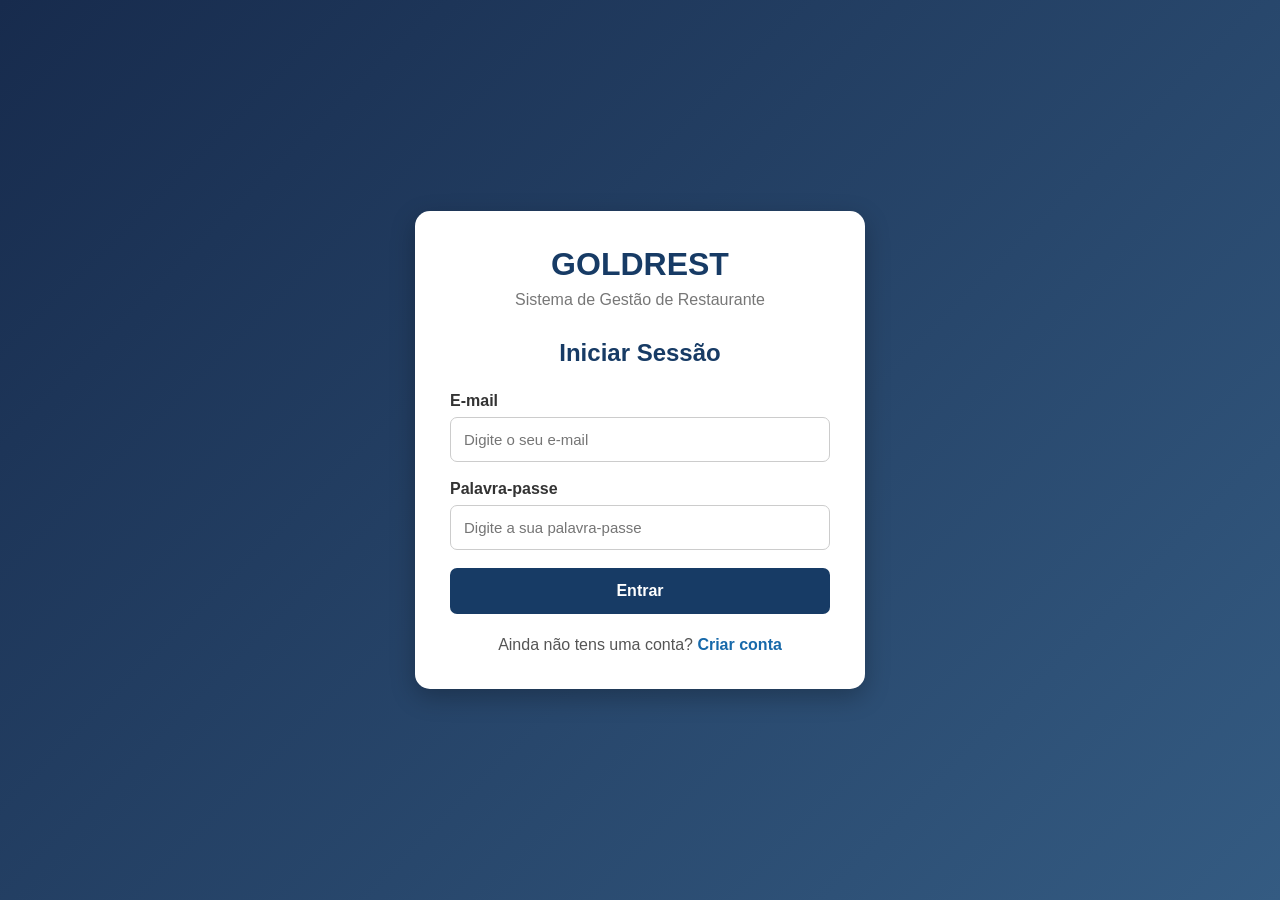
<file: relatorios.html>
<!DOCTYPE html>
<html lang="pt">
<head>
    <meta charset="UTF-8">
    <meta name="viewport" content="width=device-width, initial-scale=1.0">
    <title>GOLDREST - Relatórios</title>
    <link rel="stylesheet" href="style.css">
</head>

<body class="pagina-relatorios">

    <main class="conteudo-modulo">

        <!-- CABEÇALHO -->
        <header class="cabecalho-modulo">

            <div class="identidade-restaurante">

                <img
                    id="logoRestauranteMenu"
                    src=""
                    alt="Logótipo do restaurante"
                    hidden
                >

                <div>
                    <h1 id="nomeRestauranteMenu">GOLDREST</h1>
                    <h2>Relatórios</h2>
                    <p>
                        Acompanha os resultados e o desempenho do restaurante.
                    </p>
                </div>

            </div>

            <a href="menu.html" class="botao-voltar">
                Voltar ao Painel
            </a>

        </header>

        <!-- RESUMO GERAL -->
        <section class="estatisticas-relatorios">

            <div class="cartao-relatorio">
                <span>Total de vendas</span>
                <h2 id="relatorioTotalVendas">0</h2>
                <small>Vendas concluídas</small>
            </div>

            <div class="cartao-relatorio">
                <span>Receita total</span>
                <h2 id="relatorioReceita">0 Kz</h2>
                <small>Valor arrecadado</small>
            </div>

            <div class="cartao-relatorio">
                <span>Pedidos concluídos</span>
                <h2 id="relatorioConcluidos">0</h2>
                <small>Pedidos finalizados</small>
            </div>

            <div class="cartao-relatorio">
                <span>Pedidos cancelados</span>
                <h2 id="relatorioCancelados">0</h2>
                <small>Pedidos cancelados</small>
            </div>

        </section>

        <!-- PRODUTOS MAIS VENDIDOS -->
        <section class="cartao-modulo-stock">

            <h2>Produtos Mais Vendidos</h2>

            <p class="descricao-stock">
                Consulta os produtos com maior quantidade vendida.
            </p>

            <div class="tabela-responsiva">

                <table class="tabela-stock">

                    <thead>
                        <tr>
                            <th>Posição</th>
                            <th>Produto</th>
                            <th>Quantidade vendida</th>
                            <th>Valor arrecadado</th>
                        </tr>
                    </thead>

                    <tbody id="listaProdutosVendidos">
                        <tr>
                            <td colspan="4">
                                Ainda não existem vendas registadas.
                            </td>
                        </tr>
                    </tbody>

                </table>

            </div>

        </section>

        <!-- HISTÓRICO DE VENDAS -->
        <section class="cartao-modulo-stock">

            <h2>Histórico de Vendas</h2>

            <p class="descricao-stock">
                Consulta os pedidos que foram concluídos e transformados em vendas.
            </p>

            <div class="tabela-responsiva">

                <table class="tabela-stock">

                    <thead>
                        <tr>
                            <th>N.º Venda</th>
                            <th>N.º Pedido</th>
                            <th>Mesa</th>
                            <th>Total</th>
                            <th>Data</th>
                        </tr>
                    </thead>

                    <tbody id="historicoRelatorio">
                        <tr>
                            <td colspan="5">
                                Ainda não existem vendas registadas.
                            </td>
                        </tr>
                    </tbody>

                </table>

            </div>

        </section>

        <!-- RODAPÉ -->
        <footer class="rodape-painel">

            <p id="rodapeRestaurante">
                GOLDREST © 2026 - Sistema de Gestão de Restaurante
            </p>

        </footer>

    </main>

    <script src="app.js"></script>

    <!-- IDENTIDADE DO RESTAURANTE -->
    <script>
        try {

            const definicoes = lerObjetoDados("definicoesRestaurante");

            if (definicoes) {

                if (definicoes.nome) {

                    document.getElementById("nomeRestauranteMenu").textContent =
                        definicoes.nome;

                    document.title =
                        definicoes.nome + " - Relatórios";

                    document.getElementById("rodapeRestaurante").textContent =
                        definicoes.nome +
                        " © 2026 - Sistema de Gestão de Restaurante";
                }

                if (definicoes.logo) {

                    const logo =
                        document.getElementById("logoRestauranteMenu");

                    logo.src = definicoes.logo;
                    logo.hidden = false;
                }

            }

        } catch (erro) {

            console.log(
                "Não foi possível carregar as definições do restaurante."
            );

        }
    </script>

</body>
</html>
</file>
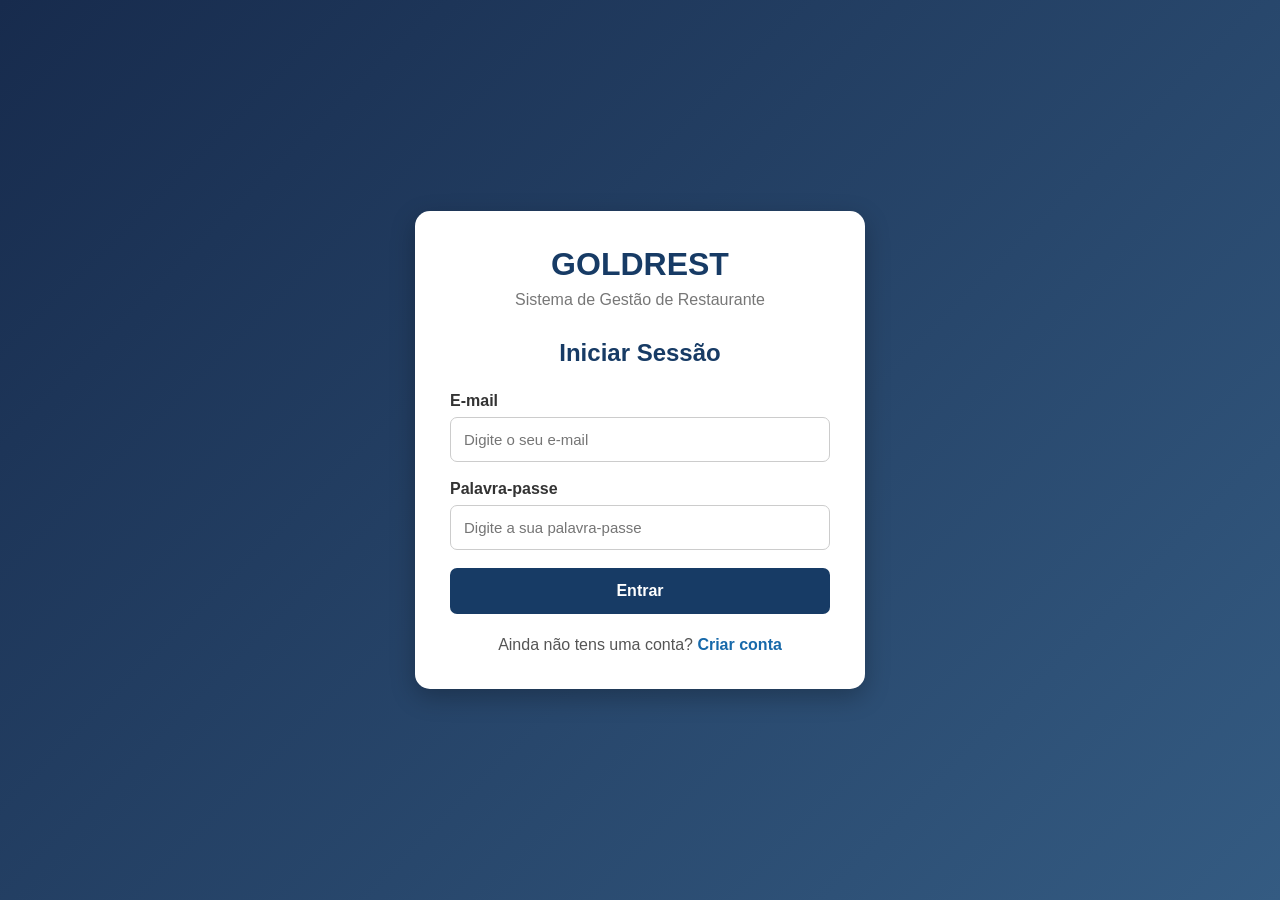
<file: stock.html>
<!DOCTYPE html>
<html lang="pt">
<head>
    <meta charset="UTF-8">
    <meta name="viewport" content="width=device-width, initial-scale=1.0">
    <title>GOLDREST - Gestão de Stock</title>
    <link rel="stylesheet" href="style.css">
</head>

<body class="pagina-stock">

    <main class="conteudo-modulo">

        <!-- CABEÇALHO -->
        <header class="cabecalho-modulo">

            <div class="identidade-restaurante">

                <img
                    id="logoRestauranteMenu"
                    src=""
                    alt="Logótipo do restaurante"
                    hidden
                >

                <div>
                    <h1 id="nomeRestauranteMenu">GOLDREST</h1>
                    <h2>Gestão de Stock</h2>
                    <p>
                        Controla as quantidades dos produtos do restaurante.
                    </p>
                </div>

            </div>

            <a href="menu.html" class="botao-voltar">
                Voltar ao Painel
            </a>

        </header>

        <!-- RESUMO DO STOCK -->
        <section class="estatisticas-stock">

            <div class="cartao-stock">
                <span>Produtos registados</span>
                <h2 id="quantidadeProdutosStock">0</h2>
            </div>

            <div class="cartao-stock">
                <span>Total de unidades</span>
                <h2 id="totalUnidadesStock">0</h2>
            </div>

            <div class="cartao-stock">
                <span>Stock baixo</span>
                <h2 id="produtosStockBaixo">0</h2>
            </div>

            <div class="cartao-stock">
                <span>Sem stock</span>
                <h2 id="produtosSemStock">0</h2>
            </div>

        </section>

        <!-- REGISTAR ENTRADA -->
        <section class="cartao-modulo-stock">

            <h2>Registar Entrada de Stock</h2>

            <p class="descricao-stock">
                Seleciona um produto e informa a quantidade que entrou no restaurante.
            </p>

            <form id="formEntradaStock">

                <div class="campos-stock">

                    <div class="campo-stock">
                        <label for="produtoStock">Produto</label>

                        <select id="produtoStock" required>
                            <option value="">Selecionar produto</option>
                        </select>
                    </div>

                    <div class="campo-stock">
                        <label for="quantidadeEntrada">
                            Quantidade a adicionar
                        </label>

                        <input
                            type="number"
                            id="quantidadeEntrada"
                            min="1"
                            step="1"
                            placeholder="Ex.: 20"
                            required
                        >
                    </div>

                    <div class="campo-stock">
                        <label for="motivoEntrada">
                            Motivo da entrada
                        </label>

                        <input
                            type="text"
                            id="motivoEntrada"
                            placeholder="Ex.: Nova compra"
                            maxlength="100"
                        >
                    </div>

                </div>

                <button type="submit" class="botao-registar-stock">
                    Registar Entrada
                </button>

            </form>

        </section>

        <!-- STOCK ATUAL -->
        <section class="cartao-modulo-stock">

            <div class="titulo-lista-stock">

                <div>
                    <h2>Stock Atual</h2>

                    <p class="descricao-stock">
                        Consulta a quantidade disponível de cada produto.
                    </p>
                </div>

                <input
                    type="search"
                    id="pesquisaStock"
                    placeholder="Pesquisar produto..."
                >

            </div>

            <div class="tabela-responsiva">

                <table class="tabela-stock">

                    <thead>
                        <tr>
                            <th>Produto</th>
                            <th>Categoria</th>
                            <th>Quantidade</th>
                            <th>Estado</th>
                        </tr>
                    </thead>

                    <tbody id="listaStock">
                        <tr>
                            <td colspan="4">
                                Nenhum produto registado.
                            </td>
                        </tr>
                    </tbody>

                </table>

            </div>

        </section>

        <!-- HISTÓRICO DE ENTRADAS -->
        <section class="cartao-modulo-stock">

            <h2>Histórico de Entradas</h2>

            <p class="descricao-stock">
                Consulta as entradas de stock registadas.
            </p>

            <div class="tabela-responsiva">

                <table class="tabela-stock">

                    <thead>
                        <tr>
                            <th>Produto</th>
                            <th>Quantidade</th>
                            <th>Motivo</th>
                            <th>Data</th>
                        </tr>
                    </thead>

                    <tbody id="historicoStock">
                        <tr>
                            <td colspan="4">
                                Ainda não existem entradas registadas.
                            </td>
                        </tr>
                    </tbody>

                </table>

            </div>

        </section>

        <!-- RODAPÉ -->
        <footer class="rodape-painel">
            <p id="rodapeRestaurante">
                GOLDREST © 2026 - Sistema de Gestão de Restaurante
            </p>
        </footer>

    </main>

    <script src="app.js"></script>

    <!-- CARREGAR IDENTIDADE DO RESTAURANTE -->
    <script>
        try {

            const definicoes = lerObjetoDados("definicoesRestaurante");

            if (definicoes) {

                if (definicoes.nome) {

                    document.getElementById("nomeRestauranteMenu").textContent =
                        definicoes.nome;

                    document.title =
                        definicoes.nome + " - Gestão de Stock";

                    document.getElementById("rodapeRestaurante").textContent =
                        definicoes.nome +
                        " © 2026 - Sistema de Gestão de Restaurante";
                }

                if (definicoes.logo) {

                    const logo =
                        document.getElementById("logoRestauranteMenu");

                    logo.src = definicoes.logo;
                    logo.hidden = false;
                }

            }

        } catch (erro) {

            console.log(
                "Não foi possível carregar as definições do restaurante."
            );

        }
    </script>

</body>
</html>
</file>
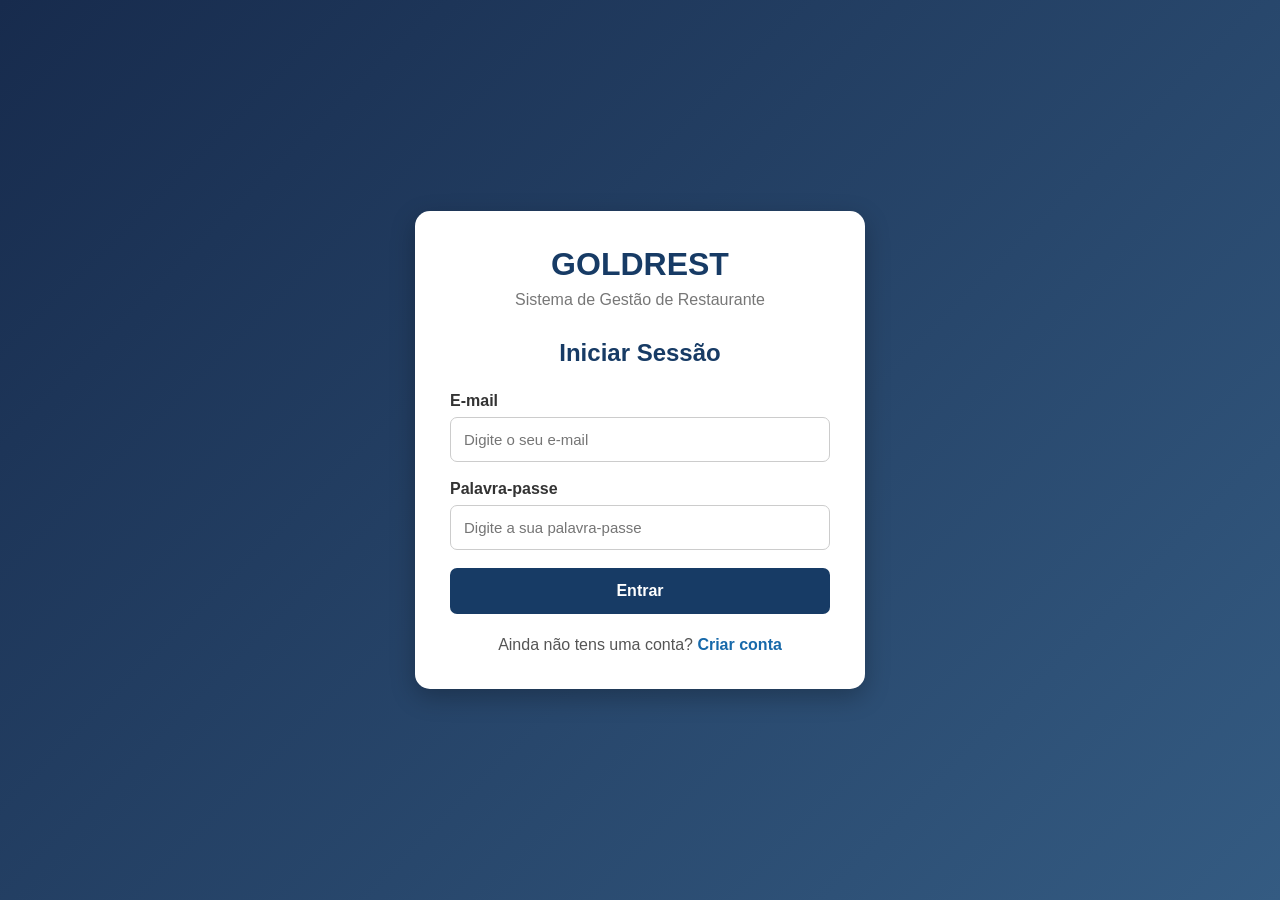
<file: vendas.html>
<!DOCTYPE html>
<html lang="pt">
<head>
    <meta charset="UTF-8">
    <meta name="viewport" content="width=device-width, initial-scale=1.0">
    <title>GOLDREST - Gestão de Vendas</title>
    <link rel="stylesheet" href="style.css">
</head>

<body>

    <main class="pagina-vendas">

        <!-- CABEÇALHO -->
        <header class="cabecalho-vendas">

            <div class="identidade-restaurante">

                <img
                    id="logoRestauranteMenu"
                    src=""
                    alt="Logótipo do restaurante"
                    hidden
                >

                <div>
                    <h1 id="nomeRestauranteMenu">GOLDREST</h1>
                    <h2>Gestão de Vendas</h2>
                    <p>
                        Consulte o histórico e os valores das vendas realizadas.
                    </p>
                </div>

            </div>

            <a href="menu.html" class="botao-voltar-vendas">
                Voltar ao Painel
            </a>

        </header>

        <!-- RESUMO DAS VENDAS -->
        <section class="resumo-vendas">

            <div class="cartao-venda">
                <h3>Total de Vendas</h3>
                <p id="quantidadeVendas">0</p>
            </div>

            <div class="cartao-venda">
                <h3>Valor Faturado</h3>
                <p id="valorFaturado">0,00 Kz</p>
            </div>

        </section>

        <!-- HISTÓRICO DE VENDAS -->
        <section class="area-historico-vendas">

            <div class="cabecalho-historico">

                <div>
                    <h2>Histórico de Vendas</h2>
                    <p>Pedidos concluídos e respetivos valores.</p>
                </div>

                <input
                    type="search"
                    id="pesquisaVendas"
                    placeholder="Pesquisar venda..."
                >

            </div>

            <div class="tabela-responsiva">

                <table class="tabela-vendas">

                    <thead>
                        <tr>
                            <th>N.º Venda</th>
                            <th>N.º Pedido</th>
                            <th>Cliente</th>
                            <th>Mesa</th>
                            <th>Produtos Vendidos</th>
                            <th>Valor Total</th>
                            <th>Data</th>
                            <th>Fatura</th>
                        </tr>
                    </thead>

                    <tbody id="listaVendas">
                        <!-- As vendas aparecem aqui pelo JavaScript -->
                    </tbody>

                </table>

            </div>

            <p id="mensagemVendas" class="mensagem-vendas">
                Ainda não existem vendas registadas.
            </p>

        </section>

        <!-- RODAPÉ -->
        <footer class="rodape-vendas">
            <p id="rodapeRestaurante">
                GOLDREST - Sistema de Gestão de Restaurante
            </p>
        </footer>

    </main>

    <script src="app.js"></script>

    <!-- IDENTIDADE DO RESTAURANTE -->
    <script>
        try {

            const definicoes = lerObjetoDados("definicoesRestaurante");

            if (definicoes) {

                if (definicoes.nome) {

                    document.getElementById("nomeRestauranteMenu").textContent =
                        definicoes.nome;

                    document.title =
                        definicoes.nome + " - Gestão de Vendas";

                    document.getElementById("rodapeRestaurante").textContent =
                        definicoes.nome +
                        " - Sistema de Gestão de Restaurante";
                }

                if (definicoes.logo) {

                    const logo =
                        document.getElementById("logoRestauranteMenu");

                    logo.src = definicoes.logo;
                    logo.hidden = false;
                }

            }

        } catch (erro) {

            console.log(
                "Não foi possível carregar as definições do restaurante."
            );

        }
    </script>

</body>
</html>
</file>
<file: style.css>
/* CONFIGURAÇÕES GERAIS */

* {
    margin: 0;
    padding: 0;
    box-sizing: border-box;
    font-family: Arial, sans-serif;
}

body {
    min-height: 100vh;
    background: linear-gradient(135deg, #172b4d, #345b82);
    display: flex;
    justify-content: center;
    align-items: center;
    padding: 20px;
}

/* CONTAINER */

.container {
    width: 100%;
    max-width: 450px;
}

/* FORMULÁRIO */

.formulario {
    background-color: white;
    padding: 35px;
    border-radius: 15px;
    box-shadow: 0 8px 25px rgba(0, 0, 0, 0.25);
}

h1 {
    text-align: center;
    color: #173b65;
    font-size: 32px;
    margin-bottom: 8px;
}

.subtitulo {
    text-align: center;
    color: #777;
    margin-bottom: 30px;
}

h2 {
    text-align: center;
    color: #173b65;
    margin-bottom: 25px;
}

/* CAMPOS */

label {
    display: block;
    margin-bottom: 7px;
    color: #333;
    font-weight: bold;
}

input {
    width: 100%;
    padding: 13px;
    margin-bottom: 18px;
    border: 1px solid #ccc;
    border-radius: 7px;
    outline: none;
    font-size: 15px;
}

input:focus {
    border-color: #2467a5;
    box-shadow: 0 0 4px rgba(36, 103, 165, 0.3);
}

/* BOTÃO */

button {
    width: 100%;
    padding: 14px;
    background-color: #173b65;
    color: white;
    border: none;
    border-radius: 7px;
    font-size: 16px;
    font-weight: bold;
    cursor: pointer;
    transition: 0.3s;
}

button:hover {
    background-color: #28669e;
}

/* LINKS */

.alternativa {
    text-align: center;
    margin-top: 22px;
    color: #555;
}

a {
    color: #1769aa;
    text-decoration: none;
    font-weight: bold;
}

a:hover {
    text-decoration: underline;
}

/* ECRÃS PEQUENOS */

@media (max-width: 480px) {
    .formulario {
        padding: 25px 20px;
    }
}

/* =====================================
   PAINEL PRINCIPAL GOLDREST
===================================== */

.pagina-painel {
    display: flex;
    align-items: stretch;
    justify-content: flex-start;
    padding: 0;
    background: #f1f4f8;
    min-height: 100vh;
}

/* MENU LATERAL */

.menu-lateral {
    width: 250px;
    min-height: 100vh;
    background: #173b65;
    color: white;
    padding: 25px 15px;
    display: flex;
    flex-direction: column;
    flex-shrink: 0;
}

.logo {
    text-align: center;
    padding: 10px 0 30px;
}

.logo h2 {
    color: #ffffff;
    font-size: 27px;
    margin-bottom: 5px;
}

.logo p {
    color: #cbd8e7;
    font-size: 12px;
}

.menu-lateral nav {
    display: flex;
    flex-direction: column;
    gap: 8px;
}

.menu-lateral nav a {
    color: #e6edf5;
    text-decoration: none;
    padding: 13px;
    border-radius: 7px;
    font-size: 15px;
    transition: 0.3s;
}

.menu-lateral nav a:hover,
.menu-lateral nav a.ativo {
    background: #2d5b89;
    color: white;
}

/* BOTÃO SAIR */

.botao-sair {
    margin-top: auto;
    background: #a83d3d;
    color: white;
}

.botao-sair:hover {
    background: #c34c4c;
}

/* CONTEÚDO */

.conteudo-painel {
    flex: 1;
    padding: 30px;
    min-width: 0;
}

/* CABEÇALHO */

.cabecalho-painel {
    display: flex;
    justify-content: space-between;
    align-items: center;
    gap: 20px;
    margin-bottom: 30px;
}

.cabecalho-painel h1 {
    text-align: left;
    font-size: 27px;
    color: #173b65;
    margin-bottom: 7px;
}

.cabecalho-painel p {
    color: #777;
}

.perfil-utilizador {
    display: flex;
    align-items: center;
    gap: 12px;
    background: white;
    padding: 12px 18px;
    border-radius: 10px;
}

.icone-perfil {
    background: #e5edf6;
    color: #173b65;
    padding: 10px;
    border-radius: 50%;
    font-size: 20px;
}

.perfil-utilizador strong,
.perfil-utilizador small {
    display: block;
}

.perfil-utilizador strong {
    color: #173b65;
}

.perfil-utilizador small {
    color: #888;
    margin-top: 4px;
}

/* BOAS-VINDAS */

.mensagem-boas-vindas {
    background: linear-gradient(120deg, #173b65, #3474a9);
    color: white;
    padding: 30px;
    border-radius: 12px;
    margin-bottom: 30px;
}

.mensagem-boas-vindas h2 {
    color: white;
    text-align: left;
    margin-bottom: 10px;
}

.mensagem-boas-vindas p {
    color: #e5edf5;
    line-height: 1.6;
}

/* ESTATÍSTICAS */

.estatisticas {
    display: grid;
    grid-template-columns: repeat(4, 1fr);
    gap: 18px;
    margin-bottom: 35px;
}

.cartao-estatistica {
    background: white;
    padding: 22px;
    border-radius: 10px;
    box-shadow: 0 3px 10px rgba(0,0,0,0.05);
}

.icone-cartao {
    font-size: 24px;
    color: #3474a9;
}

.cartao-estatistica h3 {
    color: #555;
    font-size: 15px;
    margin-top: 12px;
}

.cartao-estatistica p {
    color: #173b65;
    font-size: 30px;
    font-weight: bold;
    margin: 10px 0;
}

.cartao-estatistica small {
    color: #888;
}

/* ACESSO RÁPIDO */

.secao-atalhos h2 {
    color: #173b65;
    text-align: left;
    margin-bottom: 20px;
}

.grelha-atalhos {
    display: grid;
    grid-template-columns: repeat(3, 1fr);
    gap: 18px;
}

.atalho {
    display: block;
    background: white;
    padding: 23px;
    border-radius: 10px;
    text-decoration: none;
    box-shadow: 0 3px 10px rgba(0,0,0,0.05);
    transition: 0.3s;
}

.atalho:hover {
    transform: translateY(-4px);
    box-shadow: 0 7px 18px rgba(0,0,0,0.1);
}

.atalho span {
    font-size: 28px;
    color: #3474a9;
}

.atalho h3 {
    color: #173b65;
    margin: 12px 0 8px;
}

.atalho p {
    color: #777;
    font-size: 14px;
    line-height: 1.5;
}

/* RODAPÉ */

.rodape-painel {
    text-align: center;
    color: #888;
    font-size: 13px;
    margin-top: 40px;
}

/* RESPONSIVIDADE */

@media (max-width: 1000px) {
    .estatisticas {
        grid-template-columns: repeat(2, 1fr);
    }

    .grelha-atalhos {
        grid-template-columns: repeat(2, 1fr);
    }
}

@media (max-width: 700px) {
    .pagina-painel {
        flex-direction: column;
    }

    .menu-lateral {
        width: 100%;
        min-height: auto;
    }

    .menu-lateral nav {
        display: grid;
        grid-template-columns: repeat(2, 1fr);
    }

    .botao-sair {
        margin-top: 20px;
    }

    .conteudo-painel {
        padding: 20px;
    }

    .cabecalho-painel {
        align-items: flex-start;
        flex-direction: column;
    }
}

@media (max-width: 450px) {
    .estatisticas,
    .grelha-atalhos {
        grid-template-columns: 1fr;
    }
}

/* =====================================
   MÓDULO DE GESTÃO DE PRODUTOS
===================================== */

.area-produtos,
.area-lista-produtos {
    background: white;
    padding: 25px;
    border-radius: 12px;
    margin-bottom: 25px;
    box-shadow: 0 3px 10px rgba(0, 0, 0, 0.05);
}

.cabecalho-secao {
    display: flex;
    justify-content: space-between;
    align-items: center;
    gap: 20px;
    margin-bottom: 25px;
}

.cabecalho-secao h2 {
    color: #173b65;
    text-align: left;
    margin-bottom: 7px;
}

.cabecalho-secao p {
    color: #888;
    font-size: 14px;
}

/* FORMULÁRIO DE PRODUTOS */

.form-produto {
    width: 100%;
}

.campos-produto {
    display: grid;
    grid-template-columns: repeat(2, 1fr);
    gap: 20px;
}

.campo {
    display: flex;
    flex-direction: column;
}

.campo label {
    margin-bottom: 8px;
    color: #333;
    font-size: 14px;
}

.campo input,
.campo select,
.campo textarea {
    width: 100%;
    padding: 12px;
    border: 1px solid #d5dce5;
    border-radius: 7px;
    font-size: 14px;
    background: white;
}

.campo textarea {
    min-height: 90px;
    resize: vertical;
}

.campo input:focus,
.campo select:focus,
.campo textarea:focus {
    outline: none;
    border-color: #3474a9;
}

.campo-completo {
    grid-column: 1 / -1;
}

.previsualizacao-imagem {
    width: 110px;
    height: 110px;
    object-fit: cover;
    border-radius: 50%;
    margin-top: 12px;
    border: 3px solid #dce7f1;
}

.botoes-formulario {
    display: flex;
    gap: 12px;
    margin-top: 22px;
}

.botoes-formulario button {
    width: auto;
    min-width: 160px;
    padding: 12px 20px;
}

.botao-cancelar {
    background: #777;
}

.botao-cancelar:hover {
    background: #555;
}

/* PESQUISA */

.pesquisa-produto {
    max-width: 270px;
    padding: 12px;
    border: 1px solid #d5dce5;
    border-radius: 7px;
    outline: none;
}

/* TABELA */

.tabela-responsiva {
    width: 100%;
    overflow-x: auto;
}

.tabela-produtos {
    width: 100%;
    border-collapse: collapse;
    min-width: 650px;
}

.tabela-produtos th,
.tabela-produtos td {
    padding: 14px 12px;
    border-bottom: 1px solid #e9edf2;
    text-align: left;
    font-size: 14px;
}

.tabela-produtos th {
    background: #f2f5f9;
    color: #173b65;
}

.imagem-tabela {
    width: 48px;
    height: 48px;
    object-fit: cover;
    border-radius: 50%;
    border: 2px solid #e0e7ef;
}

.sem-imagem {
    width: 48px;
    height: 48px;
    display: flex;
    align-items: center;
    justify-content: center;
    background: #e9eff6;
    color: #173b65;
    border-radius: 50%;
    font-size: 20px;
}

.acoes-produto {
    display: flex;
    gap: 7px;
}

.acoes-produto button {
    width: auto;
    padding: 8px 12px;
    font-size: 12px;
}

.botao-editar {
    background: #3474a9;
}

.botao-eliminar {
    background: #b84040;
}

.botao-editar:hover {
    background: #245982;
}

.botao-eliminar:hover {
    background: #922d2d;
}

.mensagem-vazia {
    color: #888;
    text-align: center;
    padding: 25px;
}

/* RESPONSIVIDADE DOS PRODUTOS */

@media (max-width: 700px) {
    .campos-produto {
        grid-template-columns: 1fr;
    }

    .campo-completo {
        grid-column: auto;
    }

    .cabecalho-secao {
        align-items: stretch;
        flex-direction: column;
    }

    .pesquisa-produto {
        max-width: 100%;
    }

    .botoes-formulario {
        flex-direction: column;
    }

    .botoes-formulario button {
        width: 100%;
    }
}

/* =========================================
   GESTÃO DE MESAS - GOLDREST
========================================= */

.pagina-mesas {
    width: 90%;
    max-width: 1200px;
    margin: 35px auto;
}

.cabecalho-mesas {
    display: flex;
    justify-content: space-between;
    align-items: center;
    gap: 20px;
    margin-bottom: 30px;
}

.cabecalho-mesas h1 {
    color: #123c69;
    margin-bottom: 8px;
}

.cabecalho-mesas p {
    color: #666;
}

.botao-voltar {
    background: #123c69;
    color: white;
    padding: 11px 18px;
    border-radius: 7px;
    text-decoration: none;
}

.resumo-mesas {
    display: grid;
    grid-template-columns: repeat(3, 1fr);
    gap: 20px;
    margin-bottom: 30px;
}

.cartao-mesa-resumo {
    background: white;
    padding: 22px;
    border-radius: 10px;
    box-shadow: 0 2px 10px rgba(0, 0, 0, 0.08);
    border-left: 5px solid #176b9b;
}

.cartao-mesa-resumo h3 {
    color: #555;
    font-size: 16px;
}

.cartao-mesa-resumo p {
    color: #123c69;
    font-size: 28px;
    font-weight: bold;
    margin-top: 10px;
}

.area-gestao-mesas {
    display: grid;
    grid-template-columns: 320px 1fr;
    gap: 25px;
    align-items: start;
}

.formulario-mesas,
.lista-mesas {
    background: white;
    padding: 22px;
    border-radius: 10px;
    box-shadow: 0 2px 10px rgba(0, 0, 0, 0.08);
}

.formulario-mesas h2,
.lista-mesas h2 {
    color: #123c69;
    margin-bottom: 20px;
}

.campo-mesa {
    margin-bottom: 17px;
}

.campo-mesa label {
    display: block;
    margin-bottom: 7px;
    font-weight: bold;
}

.campo-mesa input,
.campo-mesa select,
#pesquisaMesa {
    width: 100%;
    padding: 11px;
    border: 1px solid #ccc;
    border-radius: 6px;
    font-size: 15px;
}

.botoes-mesa {
    display: flex;
    flex-wrap: wrap;
    gap: 10px;
}

.botoes-mesa button {
    border: none;
    padding: 11px 15px;
    border-radius: 6px;
    cursor: pointer;
    background: #123c69;
    color: white;
}

#botaoCancelarMesa {
    background: #777;
}

.titulo-lista-mesas {
    display: flex;
    justify-content: space-between;
    align-items: center;
    gap: 15px;
    margin-bottom: 15px;
}

#pesquisaMesa {
    max-width: 230px;
}

.tabela-responsiva {
    width: 100%;
    overflow-x: auto;
}

.tabela-mesas {
    width: 100%;
    border-collapse: collapse;
}

.tabela-mesas th,
.tabela-mesas td {
    padding: 13px;
    border-bottom: 1px solid #ddd;
    text-align: left;
}

.tabela-mesas th {
    background: #123c69;
    color: white;
}

.estado-livre {
    color: #168344;
    font-weight: bold;
}

.estado-ocupada {
    color: #c0392b;
    font-weight: bold;
}

.acao-editar-mesa,
.acao-eliminar-mesa {
    border: none;
    padding: 8px 10px;
    border-radius: 5px;
    cursor: pointer;
    color: white;
    margin: 2px;
}

.acao-editar-mesa {
    background: #176b9b;
}

.acao-eliminar-mesa {
    background: #c0392b;
}

.mensagem-mesas {
    color: #777;
    margin-top: 15px;
}

@media (max-width: 800px) {
    .area-gestao-mesas {
        grid-template-columns: 1fr;
    }

    .resumo-mesas {
        grid-template-columns: 1fr;
    }

    .cabecalho-mesas,
    .titulo-lista-mesas {
        align-items: stretch;
        flex-direction: column;
    }

    #pesquisaMesa {
        max-width: none;
    }
}

/* =========================================
   GESTÃO DE PEDIDOS - GOLDREST
========================================= */

.pagina-pedidos {
    width: 92%;
    max-width: 1250px;
    margin: 35px auto;
}

.cabecalho-pedidos {
    display: flex;
    justify-content: space-between;
    align-items: center;
    gap: 20px;
    margin-bottom: 25px;
}

.cabecalho-pedidos h1 {
    color: #123c69;
    margin-bottom: 8px;
}

.cabecalho-pedidos p {
    color: #666;
}

.botao-voltar-pedidos {
    background: #123c69;
    color: white;
    text-decoration: none;
    padding: 11px 18px;
    border-radius: 7px;
}

.area-novo-pedido,
.area-lista-pedidos {
    background: white;
    padding: 25px;
    margin-bottom: 25px;
    border-radius: 10px;
    box-shadow: 0 2px 10px rgba(0, 0, 0, 0.08);
}

.area-novo-pedido h2,
.area-lista-pedidos h2 {
    color: #123c69;
    margin-bottom: 20px;
}

.dados-pedido {
    display: grid;
    grid-template-columns: 1.3fr 1.5fr 0.8fr auto;
    align-items: end;
    gap: 15px;
    margin-bottom: 25px;
}

.campo-pedido label {
    display: block;
    font-weight: bold;
    margin-bottom: 8px;
}

.campo-pedido input,
.campo-pedido select {
    width: 100%;
    padding: 11px;
    border: 1px solid #ccc;
    border-radius: 6px;
    font-size: 15px;
}

#botaoAdicionarItem,
#botaoGuardarPedido {
    border: none;
    padding: 12px 17px;
    background: #123c69;
    color: white;
    border-radius: 6px;
    cursor: pointer;
}

#botaoGuardarPedido {
    margin-top: 20px;
    background: #168344;
}

.area-novo-pedido h3 {
    color: #333;
    margin-bottom: 15px;
}

.tabela-pedidos {
    width: 100%;
    border-collapse: collapse;
}

.tabela-pedidos th,
.tabela-pedidos td {
    padding: 13px;
    border-bottom: 1px solid #ddd;
    text-align: left;
}

.tabela-pedidos th {
    background: #123c69;
    color: white;
}

.total-pedido {
    display: flex;
    justify-content: flex-end;
    gap: 15px;
    align-items: center;
    margin-top: 20px;
    font-size: 19px;
}

.total-pedido strong {
    color: #168344;
}

.mensagem-pedido {
    color: #777;
    margin-top: 15px;
}

.estado-pedido {
    font-weight: bold;
}

.estado-em-preparacao {
    color: #b7791f;
}

.estado-concluido {
    color: #168344;
}

.estado-cancelado {
    color: #c0392b;
}

.acao-concluir-pedido,
.acao-cancelar-pedido,
.acao-remover-item {
    border: none;
    padding: 8px 10px;
    border-radius: 5px;
    cursor: pointer;
    color: white;
    margin: 2px;
}

.acao-concluir-pedido {
    background: #168344;
}

.acao-cancelar-pedido,
.acao-remover-item {
    background: #c0392b;
}

@media (max-width: 850px) {
    .dados-pedido {
        grid-template-columns: 1fr 1fr;
    }
}

@media (max-width: 600px) {
    .dados-pedido {
        grid-template-columns: 1fr;
    }

    .cabecalho-pedidos {
        flex-direction: column;
        align-items: flex-start;
    }

    .total-pedido {
        justify-content: flex-start;
        flex-wrap: wrap;
    }
}

/* =========================================
   GESTÃO DE VENDAS - GOLDREST
========================================= */

.pagina-vendas {
    width: 92%;
    max-width: 1250px;
    margin: 35px auto;
}

.cabecalho-vendas {
    display: flex;
    justify-content: space-between;
    align-items: center;
    gap: 20px;
    margin-bottom: 30px;
}

.cabecalho-vendas h1 {
    color: #123c69;
    margin-bottom: 8px;
}

.cabecalho-vendas p {
    color: #666;
}

.botao-voltar-vendas {
    background: #123c69;
    color: white;
    padding: 11px 18px;
    border-radius: 7px;
    text-decoration: none;
}

.resumo-vendas {
    display: grid;
    grid-template-columns: repeat(2, 1fr);
    gap: 20px;
    margin-bottom: 30px;
}

.cartao-venda {
    background: white;
    padding: 24px;
    border-radius: 10px;
    box-shadow: 0 2px 10px rgba(0, 0, 0, 0.08);
    border-left: 5px solid #176b9b;
}

.cartao-venda h3 {
    color: #555;
    font-size: 16px;
}

.cartao-venda p {
    color: #123c69;
    font-size: 27px;
    font-weight: bold;
    margin-top: 12px;
}

.area-historico-vendas {
    background: white;
    padding: 25px;
    border-radius: 10px;
    box-shadow: 0 2px 10px rgba(0, 0, 0, 0.08);
}

.cabecalho-historico {
    display: flex;
    justify-content: space-between;
    align-items: center;
    gap: 20px;
    margin-bottom: 20px;
}

.cabecalho-historico h2 {
    color: #123c69;
    margin-bottom: 7px;
}

.cabecalho-historico p {
    color: #777;
}

#pesquisaVendas {
    width: 260px;
    padding: 11px;
    border: 1px solid #ccc;
    border-radius: 6px;
    font-size: 15px;
}

.tabela-vendas {
    width: 100%;
    border-collapse: collapse;
}

.tabela-vendas th,
.tabela-vendas td {
    padding: 13px;
    border-bottom: 1px solid #ddd;
    text-align: left;
}

.tabela-vendas th {
    background: #123c69;
    color: white;
}

.mensagem-vendas {
    color: #777;
    margin-top: 15px;
}

@media (max-width: 750px) {
    .cabecalho-vendas,
    .cabecalho-historico {
        flex-direction: column;
        align-items: stretch;
    }

    .resumo-vendas {
        grid-template-columns: 1fr;
    }

    #pesquisaVendas {
        width: 100%;
    }
}

/* =========================================
   GESTÃO DE STOCK - GOLDREST
========================================= */

.pagina-stock {
    background: #f1f4f8;
}

.conteudo-modulo {
    width: 100%;
    max-width: 1400px;
    margin: auto;
    padding: 30px;
}

.cabecalho-modulo {
    display: flex;
    justify-content: space-between;
    align-items: center;
    gap: 20px;
    margin-bottom: 30px;
}

.cabecalho-modulo h1 {
    color: #123c69;
    margin-bottom: 8px;
}

.cabecalho-modulo p,
.descricao-stock {
    color: #777;
    font-size: 14px;
}

.estatisticas-stock {
    display: grid;
    grid-template-columns: repeat(4, 1fr);
    gap: 20px;
    margin-bottom: 25px;
}

.cartao-stock {
    background: white;
    padding: 22px;
    border-radius: 10px;
    box-shadow: 0 2px 8px rgba(0,0,0,0.06);
}

.cartao-stock span {
    color: #777;
    font-size: 14px;
}

.cartao-stock h2 {
    color: #123c69;
    font-size: 28px;
    margin-top: 12px;
}

.cartao-modulo-stock {
    background: white;
    padding: 25px;
    border-radius: 10px;
    margin-bottom: 25px;
    box-shadow: 0 2px 8px rgba(0,0,0,0.06);
}

.cartao-modulo-stock h2 {
    color: #123c69;
    margin-bottom: 10px;
}

.campos-stock {
    display: grid;
    grid-template-columns: repeat(3, 1fr);
    gap: 20px;
    margin: 22px 0 20px;
}

.campo-stock {
    display: flex;
    flex-direction: column;
    gap: 8px;
}

.campo-stock label {
    font-weight: bold;
    color: #444;
}

.campo-stock input,
.campo-stock select,
.campo-stock textarea,
#pesquisaStock {
    width: 100%;
    padding: 12px;
    border: 1px solid #ddd;
    border-radius: 6px;
    outline: none;
    font-size: 14px;
    background: white;
}

.botao-registar-stock {
    background: #123c69;
    color: white;
    border: none;
    padding: 13px 22px;
    border-radius: 6px;
    cursor: pointer;
}

.botao-registar-stock:hover {
    background: #176baf;
}

.titulo-lista-stock {
    display: flex;
    justify-content: space-between;
    align-items: center;
    gap: 20px;
    margin-bottom: 20px;
}

#pesquisaStock {
    max-width: 280px;
}

.tabela-stock {
    width: 100%;
    border-collapse: collapse;
    min-width: 600px;
}

.tabela-stock th,
.tabela-stock td {
    padding: 15px;
    text-align: left;
    border-bottom: 1px solid #eee;
}

.tabela-stock th {
    background: #f5f7fa;
    color: #123c69;
}

.tabela-stock td {
    color: #555;
}

.estado-stock,
.estado-funcionario {
    display: inline-block;
    padding: 6px 10px;
    border-radius: 20px;
    font-size: 12px;
    font-weight: bold;
}

.stock-disponivel,
.funcionario-ativo {
    background: #d9f5e3;
    color: #18783a;
}

.stock-baixo {
    background: #fff0c2;
    color: #936500;
}

.stock-esgotado,
.funcionario-inativo {
    background: #ffe0e0;
    color: #b42318;
}


/* =========================================
   GESTÃO DE FUNCIONÁRIOS - GOLDREST
========================================= */

.pagina-funcionarios {
    background: #f1f4f8;
}

.botao-cancelar-funcionario {
    background: #777;
    color: white;
    border: none;
    padding: 13px 22px;
    border-radius: 6px;
    cursor: pointer;
    margin-left: 8px;
}

.botao-cancelar-funcionario:hover {
    background: #555;
}

.acoes-funcionario {
    display: flex;
    align-items: center;
    gap: 8px;
    flex-wrap: wrap;
}

.botao-editar-funcionario,
.botao-remover-funcionario {
    border: none;
    padding: 8px 12px;
    border-radius: 5px;
    cursor: pointer;
    color: white;
}

.botao-editar-funcionario {
    background: #176baf;
}

.botao-remover-funcionario {
    background: #c0392b;
}

.botao-editar-funcionario:hover {
    background: #123c69;
}

.botao-remover-funcionario:hover {
    background: #922b21;
}


/* =========================================
   RELATÓRIOS - GOLDREST
========================================= */

.pagina-relatorios {
    background: #f1f4f8;
}

.estatisticas-relatorios {
    display: grid;
    grid-template-columns: repeat(4, 1fr);
    gap: 20px;
    margin-bottom: 25px;
}

.cartao-relatorio {
    background: white;
    padding: 22px;
    border-radius: 10px;
    box-shadow: 0 2px 8px rgba(0,0,0,0.06);
}

.cartao-relatorio span {
    color: #777;
    font-size: 14px;
}

.cartao-relatorio h2 {
    color: #123c69;
    font-size: 25px;
    margin: 12px 0 8px;
    overflow-wrap: anywhere;
}

.cartao-relatorio small {
    color: #888;
    font-size: 12px;
}


/* =========================================
   DEFINIÇÕES - GOLDREST
========================================= */

.pagina-definicoes {
    background: #f1f4f8;
}

.campo-completo-definicoes {
    grid-column: 1 / -1;
}

.visualizacao-logo {
    display: flex;
    align-items: center;
    gap: 15px;
    margin-top: 15px;
    flex-wrap: wrap;
}

.visualizacao-logo img {
    width: 100px;
    height: 100px;
    object-fit: contain;
    border: 1px solid #ddd;
    border-radius: 50%;
    background: white;
    padding: 5px;
}

.visualizacao-logo p {
    color: #777;
    font-size: 13px;
}

.acoes-definicoes {
    display: flex;
    gap: 12px;
    flex-wrap: wrap;
    margin-top: 22px;
}

.botao-limpar-definicoes {
    padding: 12px 20px;
    border: none;
    border-radius: 6px;
    background: #e5e7eb;
    color: #333;
    cursor: pointer;
    font-weight: bold;
}

.botao-limpar-definicoes:hover {
    background: #d1d5db;
}

.mensagem-definicoes {
    margin-top: 15px;
    font-weight: bold;
}

.resumo-definicoes {
    display: grid;
    gap: 14px;
    margin-top: 20px;
}

.resumo-definicoes p {
    padding: 12px;
    background: #f4f6f9;
    border-radius: 6px;
    overflow-wrap: anywhere;
}

.resumo-definicoes strong {
    color: #123c69;
}


/* =========================================
   CORREÇÕES GERAIS DE TODOS OS MÓDULOS
========================================= */

/* O Login e o Cadastro continuam centralizados.
   Os módulos passam a ocupar a página normalmente. */

body.pagina-painel,
body.pagina-mesas,
body.pagina-pedidos,
body.pagina-vendas,
body.pagina-stock,
body.pagina-funcionarios,
body.pagina-relatorios,
body.pagina-definicoes,
body.pagina-produtos {
    min-height: 100vh;
    padding: 0;
}

body.pagina-painel {
    display: flex;
    align-items: stretch;
    justify-content: flex-start;
}

body.pagina-mesas,
body.pagina-pedidos,
body.pagina-vendas,
body.pagina-stock,
body.pagina-funcionarios,
body.pagina-relatorios,
body.pagina-definicoes,
body.pagina-produtos {
    display: block;
    background: #f1f4f8;
}

/* Títulos dos módulos */

.pagina-mesas h1,
.pagina-pedidos h1,
.pagina-vendas h1,
.pagina-stock h1,
.pagina-funcionarios h1,
.pagina-relatorios h1,
.pagina-definicoes h1,
.pagina-produtos h1 {
    text-align: left;
}

.pagina-mesas h2,
.pagina-pedidos h2,
.pagina-vendas h2,
.pagina-stock h2,
.pagina-funcionarios h2,
.pagina-relatorios h2,
.pagina-definicoes h2,
.pagina-produtos h2 {
    text-align: left;
}

/* Campos dos formulários */

.pagina-mesas input,
.pagina-mesas select,
.pagina-pedidos input,
.pagina-pedidos select,
.pagina-vendas input,
.pagina-stock input,
.pagina-stock select,
.pagina-stock textarea,
.pagina-funcionarios input,
.pagina-funcionarios select,
.pagina-relatorios input,
.pagina-definicoes input,
.pagina-definicoes select,
.pagina-definicoes textarea,
.pagina-produtos input,
.pagina-produtos select,
.pagina-produtos textarea {
    margin-bottom: 0;
    max-width: 100%;
}

/* Botões dos módulos */

.pagina-mesas button,
.pagina-pedidos button,
.pagina-vendas button,
.pagina-stock button,
.pagina-funcionarios button,
.pagina-relatorios button,
.pagina-definicoes button,
.pagina-produtos button {
    width: auto;
    margin-bottom: 0;
}

/* Tabelas */

.tabela-responsiva {
    width: 100%;
    max-width: 100%;
    overflow-x: auto;
}

.tabela-responsiva th,
.tabela-responsiva td {
    vertical-align: middle;
}

.tabela-responsiva tbody tr:hover {
    background: #f6f9fc;
}

/* Formulários e cartões */

.formulario-mesas,
.area-novo-pedido,
.area-lista-pedidos,
.area-historico-vendas,
.cartao-modulo-stock,
.area-produtos,
.area-lista-produtos {
    width: 100%;
    min-width: 0;
}

.campo,
.campo-mesa,
.campo-pedido,
.campo-stock {
    min-width: 0;
}

/* Imagens circulares */

.imagem-tabela,
.previsualizacao-imagem {
    border-radius: 50%;
    object-fit: cover;
}

/* Menu lateral */

.menu-lateral {
    position: relative;
    z-index: 2;
}

.menu-lateral nav a {
    display: block;
}

/* Ecrãs médios */

@media (max-width: 900px) {
    .estatisticas-stock,
    .estatisticas-relatorios {
        grid-template-columns: repeat(2, 1fr);
    }

    .campos-stock {
        grid-template-columns: repeat(2, 1fr);
    }

    .conteudo-modulo {
        padding: 20px;
    }
}

/* Ecrãs pequenos */

@media (max-width: 600px) {
    .conteudo-modulo {
        padding: 14px;
    }

    .estatisticas-stock,
    .estatisticas-relatorios,
    .campos-stock {
        grid-template-columns: 1fr;
    }

    .cabecalho-modulo,
    .titulo-lista-stock {
        flex-direction: column;
        align-items: stretch;
    }

    .area-produtos,
    .area-lista-produtos,
    .area-novo-pedido,
    .area-lista-pedidos,
    .area-historico-vendas,
    .formulario-mesas,
    .lista-mesas,
    .cartao-modulo-stock {
        padding: 16px;
    }

    #pesquisaStock {
        max-width: 100%;
    }

    .acoes-definicoes {
        flex-direction: column;
    }

    .acoes-definicoes button {
        width: 100%;
    }

    .botao-cancelar-funcionario {
        margin: 10px 0 0;
    }
}

/* =========================================
   FIM DO CSS DO GOLDREST
========================================= */
</file>
